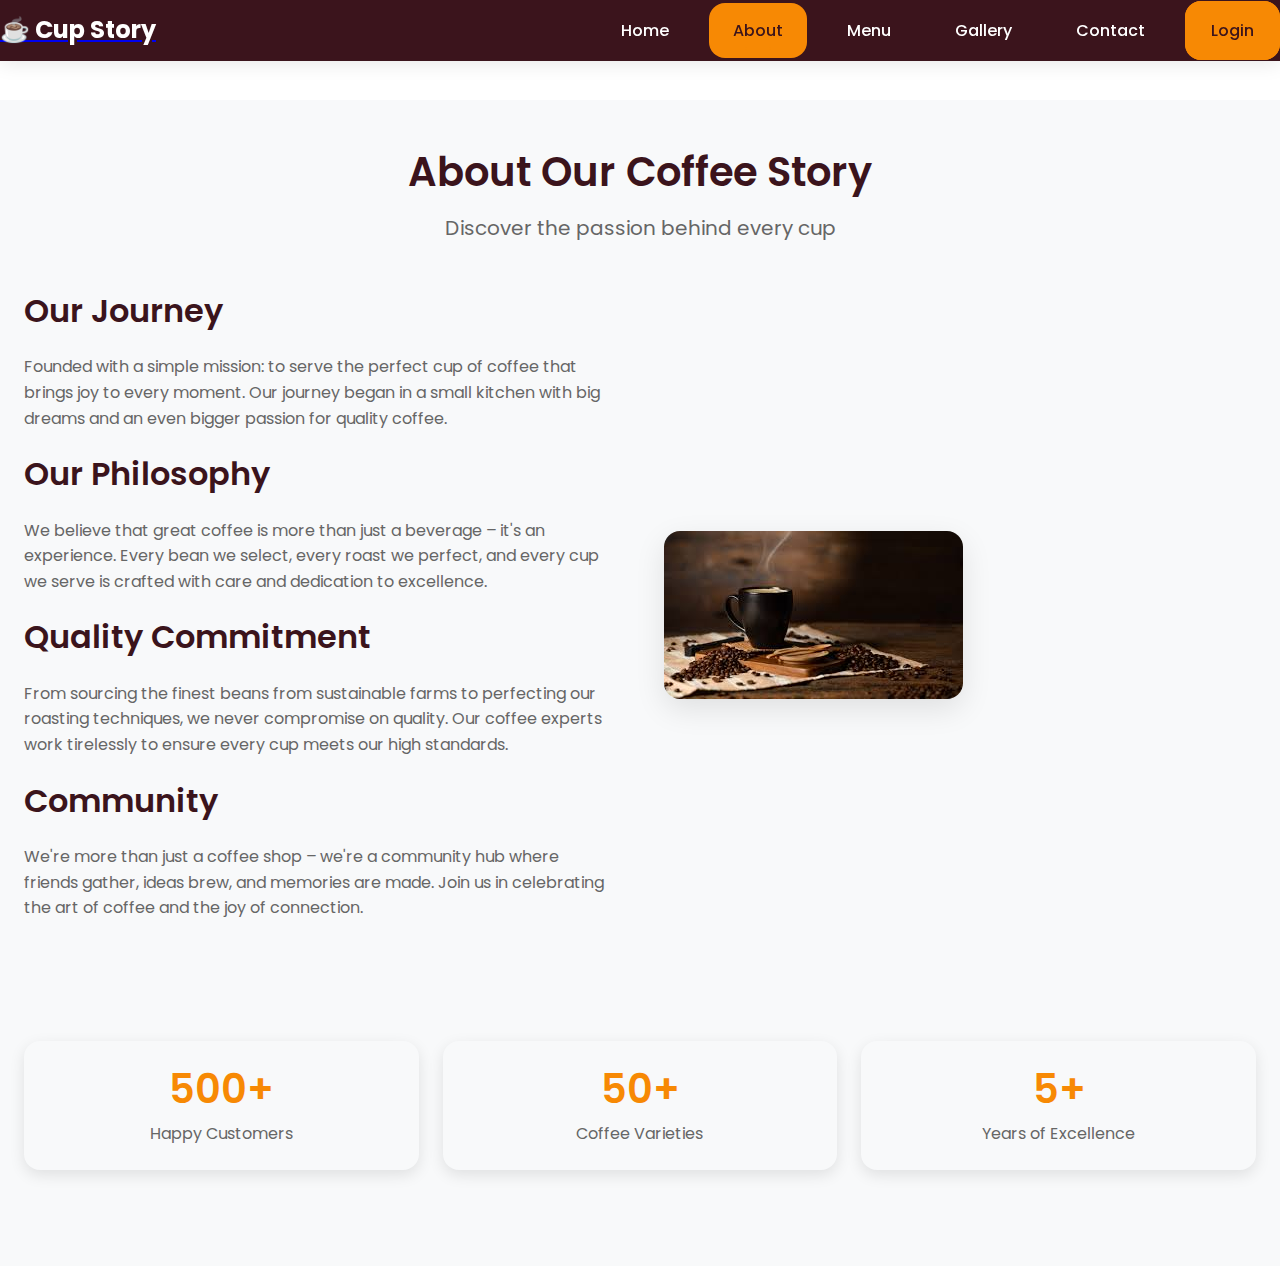
<file: Project 300/Project 300/about.html>
<!DOCTYPE html>
<html lang="en">
<head>
    <meta charset="UTF-8">
    <meta name="viewport" content="width=device-width, initial-scale=1.0">
    <title>About Us - ☕ Cup Story</title>
    <link rel="stylesheet" href="https://cdnjs.cloudflare.com/ajax/libs/font-awesome/6.5.0/css/all.min.css">
    <link rel="stylesheet" href="style.css">
</head>
<body>
    <!--header/navbar-->
    <header>
        <nav class="navbar section-content">
            <a href="index.html" class="nav-logo">
                <h2 class="logo-text">☕ Cup Story</h2>
            </a>
            
            <ul class="nav-menu">
                <li class="nav-item"><a href="index.html" class="nav-link">Home</a></li>
                <li class="nav-item"><a href="about.html" class="nav-link active">About</a></li>
                <li class="nav-item"><a href="menu.html" class="nav-link">Menu</a></li>
                <li class="nav-item"><a href="gallery.html" class="nav-link">Gallery</a></li>
                <li class="nav-item"><a href="contact.html" class="nav-link">Contact</a></li>
                <li class="nav-item"><a href="login.html" class="nav-link login-btn">Login</a></li>
            </ul>

            <button id="menu-open-button" class="fas fa-bars"></button>
            <button id="menu-close-button" class="fas fa-times"></button>
        </nav>
    </header> 
    
    <main>
        <section class="about-section">
            <div class="section-content">
                <div class="about-header">
                    <h1 class="page-title">About Our Coffee Story</h1>
                    <p class="page-subtitle">Discover the passion behind every cup</p>
                </div>
                
                <div class="about-content">
                    <div class="about-text">
                        <h2>Our Journey</h2>
                        <p>Founded with a simple mission: to serve the perfect cup of coffee that brings joy to every moment. Our journey began in a small kitchen with big dreams and an even bigger passion for quality coffee.</p>
                        
                        <h2>Our Philosophy</h2>
                        <p>We believe that great coffee is more than just a beverage – it's an experience. Every bean we select, every roast we perfect, and every cup we serve is crafted with care and dedication to excellence.</p>
                        
                        <h2>Quality Commitment</h2>
                        <p>From sourcing the finest beans from sustainable farms to perfecting our roasting techniques, we never compromise on quality. Our coffee experts work tirelessly to ensure every cup meets our high standards.</p>
                        
                        <h2>Community</h2>
                        <p>We're more than just a coffee shop – we're a community hub where friends gather, ideas brew, and memories are made. Join us in celebrating the art of coffee and the joy of connection.</p>
                    </div>
                    
                    <div class="about-image">
                        <img src="coffee again.jpeg" alt="Coffee beans and cups" class="about-img">
                    </div>
                </div>
                
                <div class="stats-section">
                    <div class="stat-item">
                        <h3>500+</h3>
                        <p>Happy Customers</p>
                    </div>
                    <div class="stat-item">
                        <h3>50+</h3>
                        <p>Coffee Varieties</p>
                    </div>
                    <div class="stat-item">
                        <h3>5+</h3>
                        <p>Years of Excellence</p>
                    </div>
                </div>
            </div>
        </section>
    </main>
    
    <script src="script.js"></script>
</body>
</html>
</file>
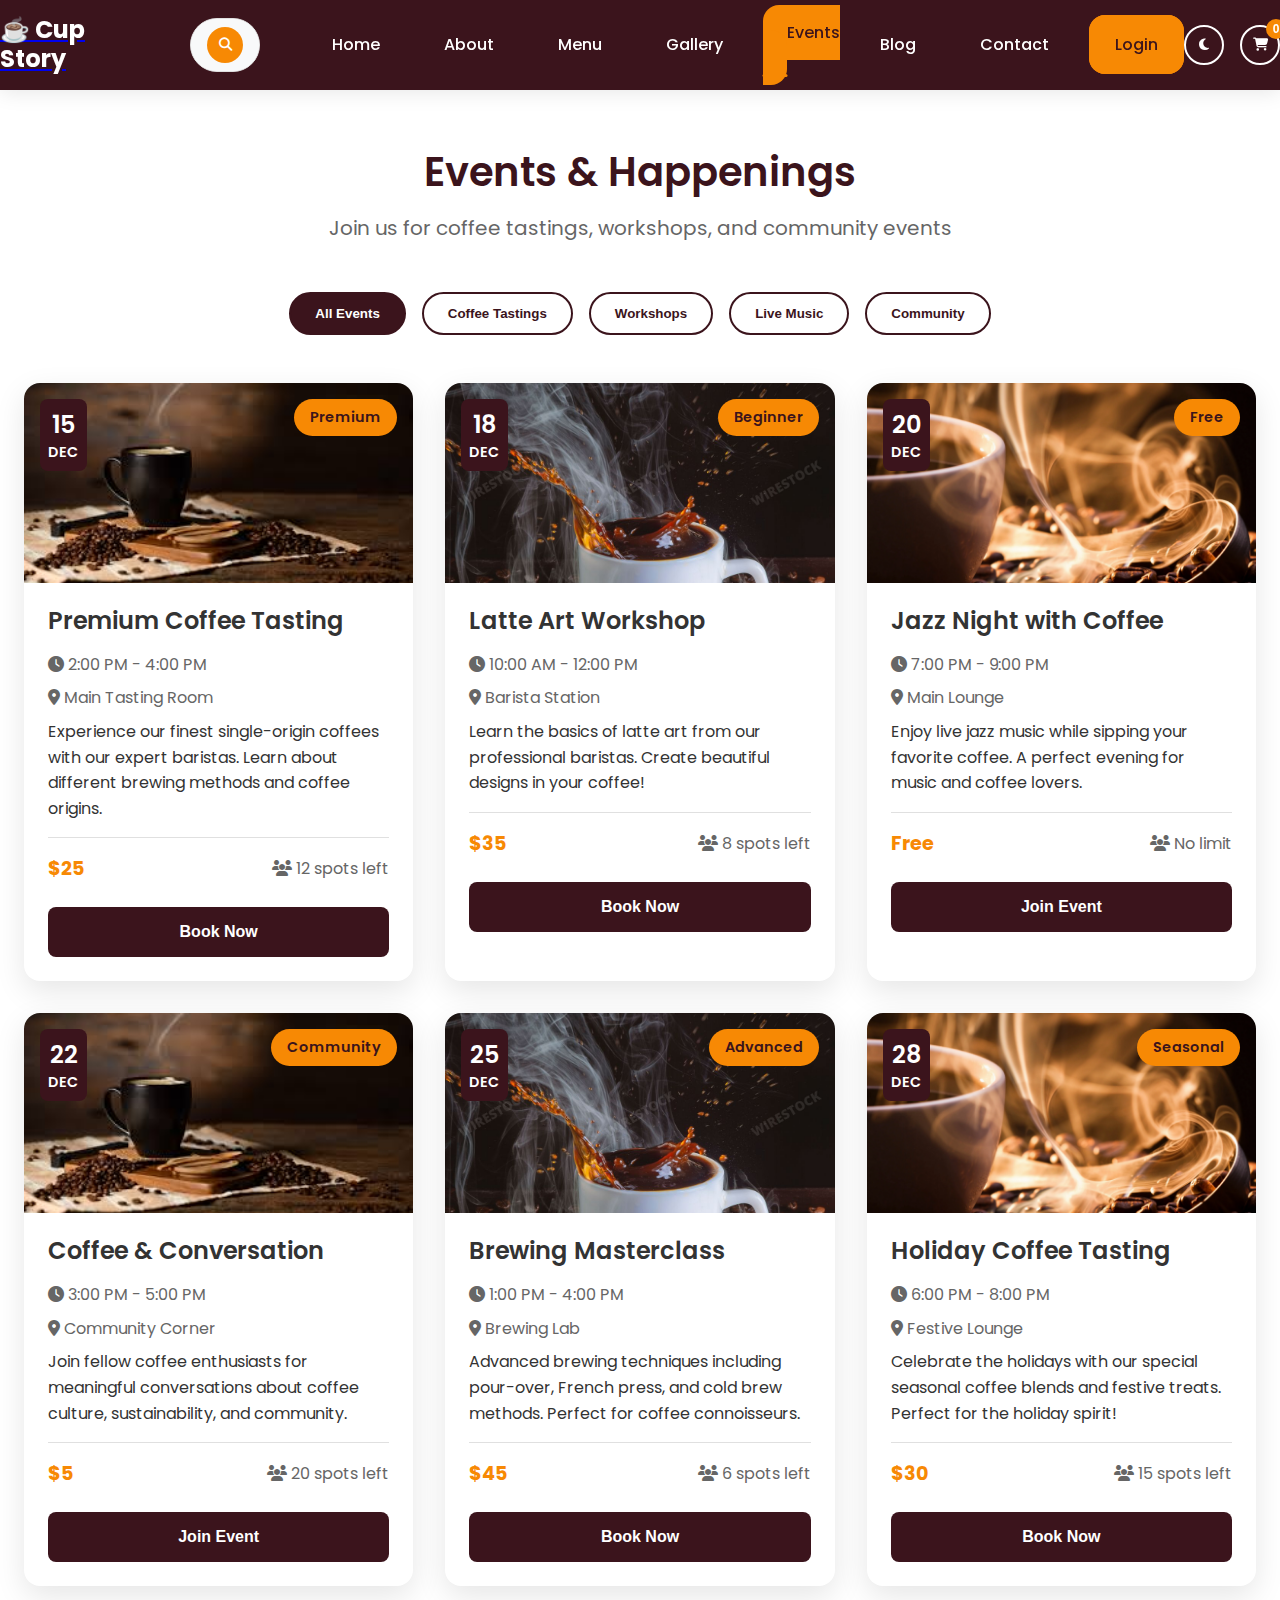
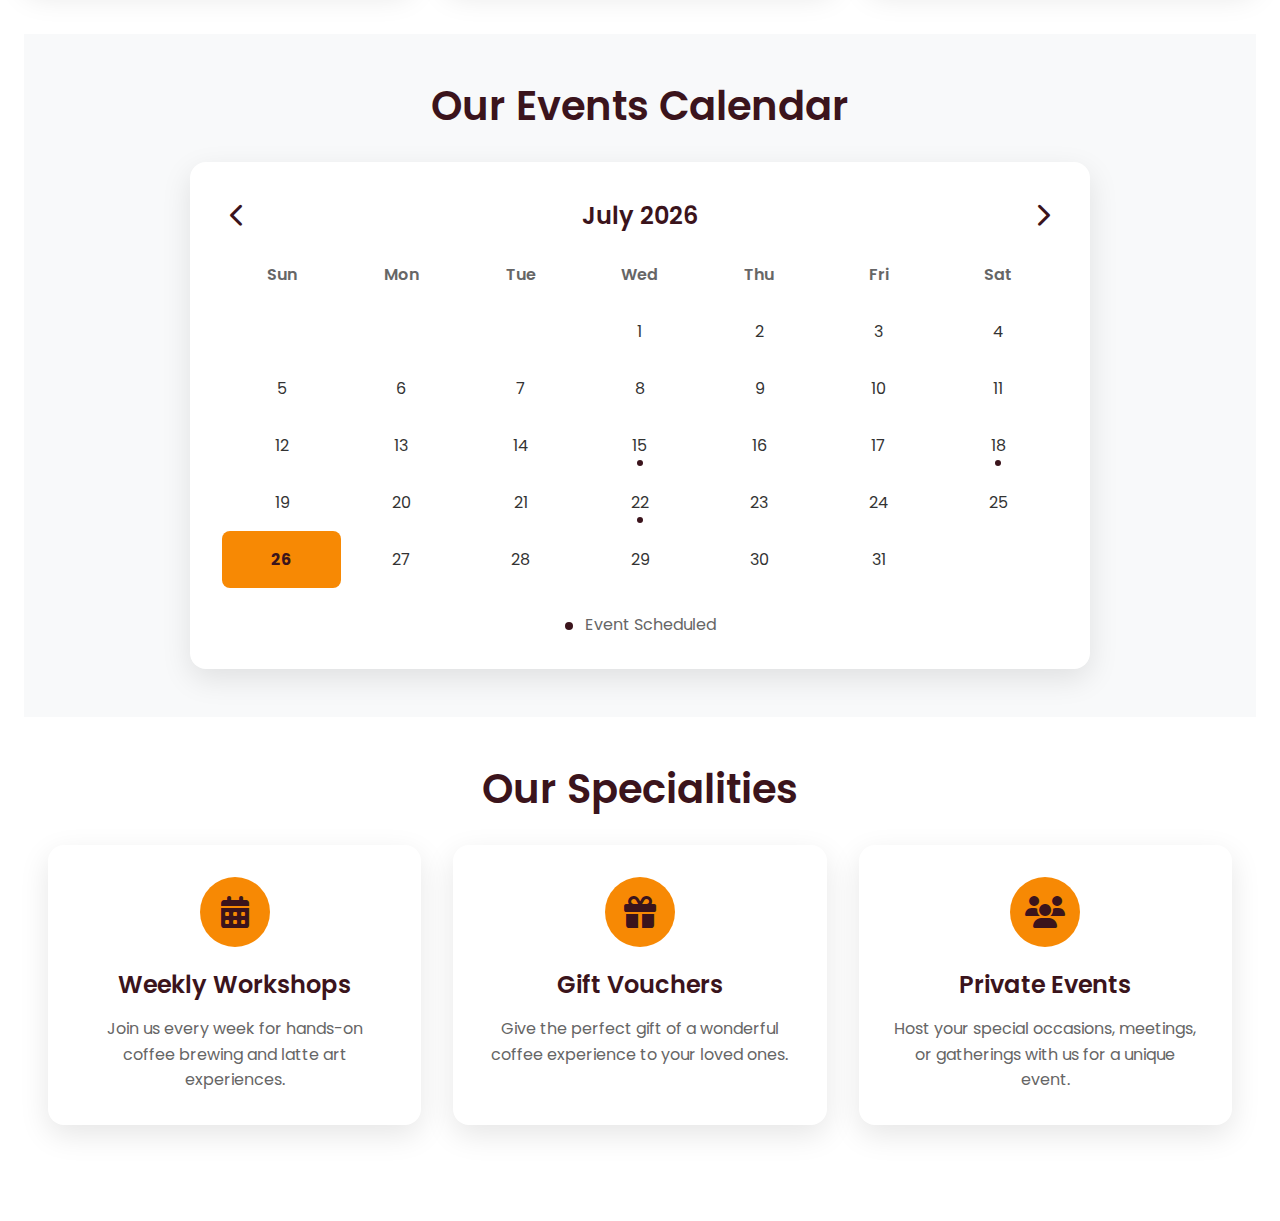
<file: Project 300/Project 300/events.html>
<!DOCTYPE html>
<html lang="en" data-theme="light">
<head>
    <meta charset="UTF-8">
    <meta name="viewport" content="width=device-width, initial-scale=1.0">
    <title>Events & Calendar - Cup Story</title>
    <link rel="stylesheet" href="https://cdnjs.cloudflare.com/ajax/libs/font-awesome/6.5.0/css/all.min.css">
    <link rel="stylesheet" href="style.css">
</head>
<body>
    <!--header/navbar-->
    <header>
        <nav class="navbar section-content">
            <a href="index.html" class="nav-logo">
                                 <h2 class="logo-text">☕ Cup Story</h2>
            </a>
            
            <div class="nav-center">
                <div class="search-container">
                    <input type="text" placeholder="Search menu items..." class="search-input">
                    <button class="search-btn"><i class="fas fa-search"></i></button>
                </div>
            </div>
            
            <ul class="nav-menu">
                <li class="nav-item"><a href="index.html" class="nav-link">Home</a></li>
                <li class="nav-item"><a href="about.html" class="nav-link">About</a></li>
                <li class="nav-item"><a href="menu.html" class="nav-link">Menu</a></li>
                <li class="nav-item"><a href="gallery.html" class="nav-link">Gallery</a></li>
                <li class="nav-item"><a href="events.html" class="nav-link active">Events</a></li>
                <li class="nav-item"><a href="blog.html" class="nav-link">Blog</a></li>
                <li class="nav-item"><a href="contact.html" class="nav-link">Contact</a></li>
                <li class="nav-item"><a href="login.html" class="nav-link login-btn">Login</a></li>
            </ul>

            <div class="nav-right">
                <button class="theme-toggle" id="themeToggle">
                    <i class="fas fa-moon"></i>
                </button>
                <button class="cart-btn" id="cartBtn">
                    <i class="fas fa-shopping-cart"></i>
                    <span class="cart-count">0</span>
                </button>
                <button id="menu-open-button" class="fas fa-bars"></button>
                <button id="menu-close-button" class="fas fa-times"></button>
            </div>
        </nav>
    </header> 
    
    <main>
        <section class="events-section">
            <div class="section-content">
                <div class="events-header">
                    <h1 class="page-title">Events & Happenings</h1>
                    <p class="page-subtitle">Join us for coffee tastings, workshops, and community events</p>
                </div>
                
                <div class="events-filter">
                    <button class="filter-btn active" data-filter="all">All Events</button>
                    <button class="filter-btn" data-filter="tasting">Coffee Tastings</button>
                    <button class="filter-btn" data-filter="workshop">Workshops</button>
                    <button class="filter-btn" data-filter="live">Live Music</button>
                    <button class="filter-btn" data-filter="community">Community</button>
                </div>
                
                <div class="events-grid filterable-grid">
                    <div class="event-card" data-category="tasting">
                        <div class="event-image">
                            <img src="coffee again.jpeg" alt="Coffee Tasting Event">
                            <div class="event-date">
                                <span class="day">15</span>
                                <span class="month">Dec</span>
                            </div>
                            <div class="event-badge">Premium</div>
                        </div>
                        <div class="event-content">
                            <h3>Premium Coffee Tasting</h3>
                            <p class="event-time"><i class="fas fa-clock"></i> 2:00 PM - 4:00 PM</p>
                            <p class="event-location"><i class="fas fa-map-marker-alt"></i> Main Tasting Room</p>
                            <p class="event-description">Experience our finest single-origin coffees with our expert baristas. Learn about different brewing methods and coffee origins.</p>
                            <div class="event-details">
                                <span class="event-price">$25</span>
                                <span class="event-capacity"><i class="fas fa-users"></i> 12 spots left</span>
                            </div>
                            <button class="book-event-btn">Book Now</button>
                        </div>
                    </div>
                    
                    <div class="event-card" data-category="workshop">
                        <div class="event-image">
                            <img src="coffee cup3.jpeg" alt="Latte Art Workshop">
                            <div class="event-date">
                                <span class="day">18</span>
                                <span class="month">Dec</span>
                            </div>
                            <div class="event-badge">Beginner</div>
                        </div>
                        <div class="event-content">
                            <h3>Latte Art Workshop</h3>
                            <p class="event-time"><i class="fas fa-clock"></i> 10:00 AM - 12:00 PM</p>
                            <p class="event-location"><i class="fas fa-map-marker-alt"></i> Barista Station</p>
                            <p class="event-description">Learn the basics of latte art from our professional baristas. Create beautiful designs in your coffee!</p>
                            <div class="event-details">
                                <span class="event-price">$35</span>
                                <span class="event-capacity"><i class="fas fa-users"></i> 8 spots left</span>
                            </div>
                            <button class="book-event-btn">Book Now</button>
                        </div>
                    </div>
                    
                    <div class="event-card" data-category="live">
                        <div class="event-image">
                            <img src="coffee-cup.webp" alt="Jazz Night">
                            <div class="event-date">
                                <span class="day">20</span>
                                <span class="month">Dec</span>
                            </div>
                            <div class="event-badge">Free</div>
                        </div>
                        <div class="event-content">
                            <h3>Jazz Night with Coffee</h3>
                            <p class="event-time"><i class="fas fa-clock"></i> 7:00 PM - 9:00 PM</p>
                            <p class="event-location"><i class="fas fa-map-marker-alt"></i> Main Lounge</p>
                            <p class="event-description">Enjoy live jazz music while sipping your favorite coffee. A perfect evening for music and coffee lovers.</p>
                            <div class="event-details">
                                <span class="event-price">Free</span>
                                <span class="event-capacity"><i class="fas fa-users"></i> No limit</span>
                            </div>
                            <button class="book-event-btn">Join Event</button>
                        </div>
                    </div>
                    
                    <div class="event-card" data-category="community">
                        <div class="event-image">
                            <img src="coffee again.jpeg" alt="Coffee & Conversation">
                            <div class="event-date">
                                <span class="day">22</span>
                                <span class="month">Dec</span>
                            </div>
                            <div class="event-badge">Community</div>
                        </div>
                        <div class="event-content">
                            <h3>Coffee & Conversation</h3>
                            <p class="event-time"><i class="fas fa-clock"></i> 3:00 PM - 5:00 PM</p>
                            <p class="event-location"><i class="fas fa-map-marker-alt"></i> Community Corner</p>
                            <p class="event-description">Join fellow coffee enthusiasts for meaningful conversations about coffee culture, sustainability, and community.</p>
                            <div class="event-details">
                                <span class="event-price">$5</span>
                                <span class="event-capacity"><i class="fas fa-users"></i> 20 spots left</span>
                            </div>
                            <button class="book-event-btn">Join Event</button>
                        </div>
                    </div>
                    
                    <div class="event-card" data-category="workshop">
                        <div class="event-image">
                            <img src="coffee cup3.jpeg" alt="Brewing Masterclass">
                            <div class="event-date">
                                <span class="day">25</span>
                                <span class="month">Dec</span>
                            </div>
                            <div class="event-badge">Advanced</div>
                        </div>
                        <div class="event-content">
                            <h3>Brewing Masterclass</h3>
                            <p class="event-time"><i class="fas fa-clock"></i> 1:00 PM - 4:00 PM</p>
                            <p class="event-location"><i class="fas fa-map-marker-alt"></i> Brewing Lab</p>
                            <p class="event-description">Advanced brewing techniques including pour-over, French press, and cold brew methods. Perfect for coffee connoisseurs.</p>
                            <div class="event-details">
                                <span class="event-price">$45</span>
                                <span class="event-capacity"><i class="fas fa-users"></i> 6 spots left</span>
                            </div>
                            <button class="book-event-btn">Book Now</button>
                        </div>
                    </div>
                    
                    <div class="event-card" data-category="tasting">
                        <div class="event-image">
                            <img src="coffee-cup.webp" alt="Seasonal Tasting">
                            <div class="event-date">
                                <span class="day">28</span>
                                <span class="month">Dec</span>
                            </div>
                            <div class="event-badge">Seasonal</div>
                        </div>
                        <div class="event-content">
                            <h3>Holiday Coffee Tasting</h3>
                            <p class="event-time"><i class="fas fa-clock"></i> 6:00 PM - 8:00 PM</p>
                            <p class="event-location"><i class="fas fa-map-marker-alt"></i> Festive Lounge</p>
                            <p class="event-description">Celebrate the holidays with our special seasonal coffee blends and festive treats. Perfect for the holiday spirit!</p>
                            <div class="event-details">
                                <span class="event-price">$30</span>
                                <span class="event-capacity"><i class="fas fa-users"></i> 15 spots left</span>
                            </div>
                            <button class="book-event-btn">Book Now</button>
                        </div>
                    </div>
                </div>
                
                <section class="calendar-section">
    <div class="section-content">
        <h2 class="section-title">Our Events Calendar</h2>
        <div class="calendar-container">
            <div class="calendar-header">
                <button class="calendar-nav" id="prevMonth" aria-label="Previous Month"><i class="fas fa-chevron-left"></i></button>
                <h3 id="currentMonth">August 2025</h3>
                <button class="calendar-nav" id="nextMonth" aria-label="Next Month"><i class="fas fa-chevron-right"></i></button>
            </div>
            <div class="calendar-weekdays">
                <div>Sun</div>
                <div>Mon</div>
                <div>Tue</div>
                <div>Wed</div>
                <div>Thu</div>
                <div>Fri</div>
                <div>Sat</div>
            </div>
            <div class="calendar-days" id="calendarGrid">
                </div>
            <div class="calendar-legend">
                <div class="legend-item">
                    <span class="legend-dot"></span> Event Scheduled
                </div>
            </div>
        </div>
    </div>
</section>
                
                <section class="highlights-section">
    <div class="section-content">
        <h2 class="section-title">Our Specialities</h2>
        <div class="highlights-grid">
            <div class="highlight-card">
                <div class="highlight-icon">
                    <i class="fas fa-calendar-alt"></i>
                </div>
                <h3>Weekly Workshops</h3>
                <p>Join us every week for hands-on coffee brewing and latte art experiences.</p>
            </div>
            <div class="highlight-card">
                <div class="highlight-icon">
                    <i class="fas fa-gift"></i>
                </div>
                <h3>Gift Vouchers</h3>
                <p>Give the perfect gift of a wonderful coffee experience to your loved ones.</p>
            </div>
            <div class="highlight-card">
                <div class="highlight-icon">
                    <i class="fas fa-users"></i>
                </div>
                <h3>Private Events</h3>
                <p>Host your special occasions, meetings, or gatherings with us for a unique event.</p>
            </div>
        </div>
    </div>
</section>
            </div>
        </section>
    </main>
    
    <script src="script.js"></script>
</body>
</html>
</file>
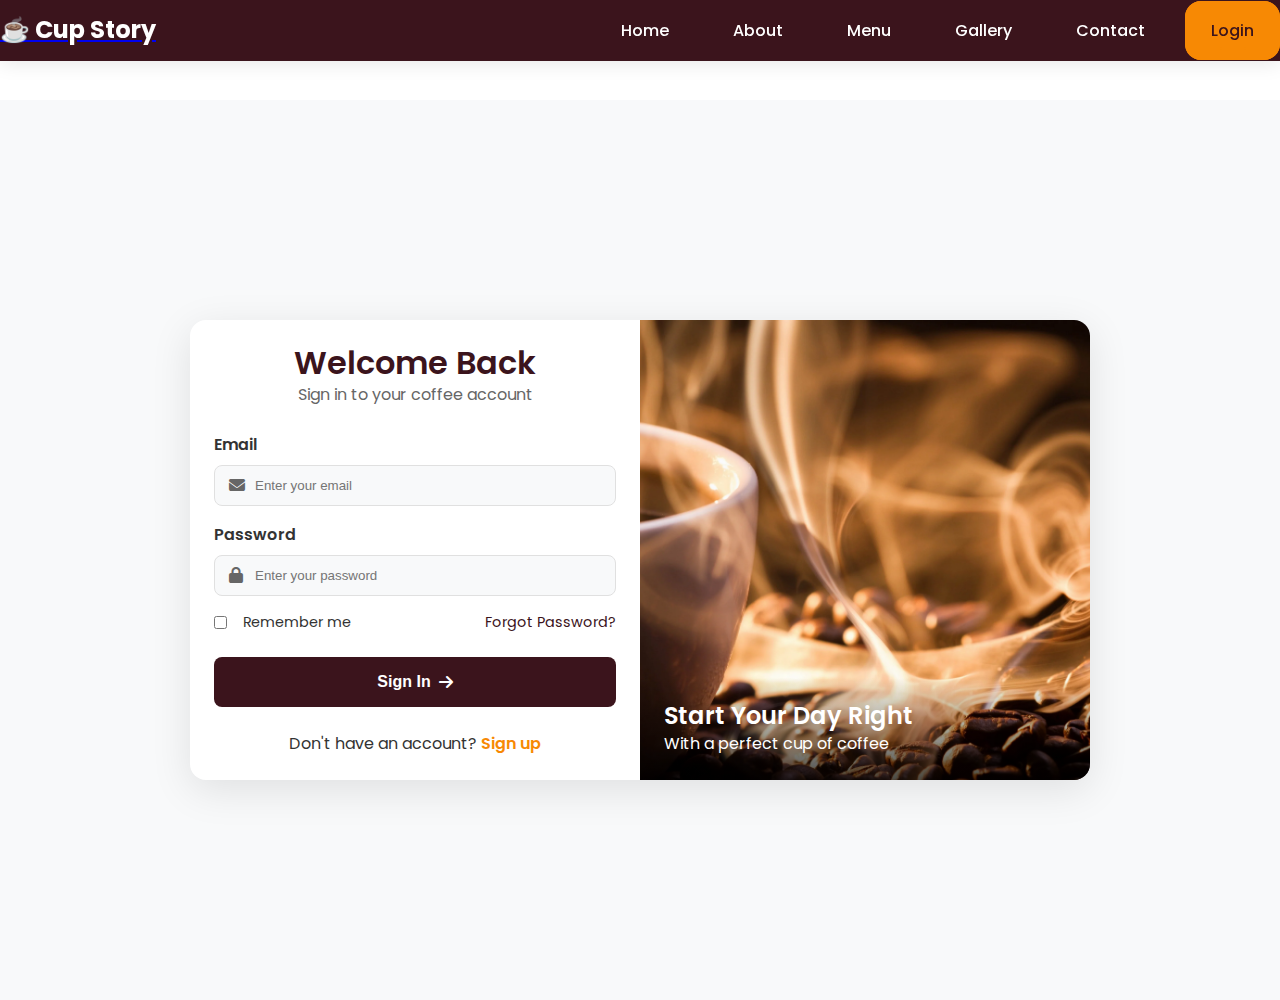
<file: Project 300/Project 300/login.html>
<!DOCTYPE html>
<html lang="en">
<head>
    <meta charset="UTF-8">
    <meta name="viewport" content="width=device-width, initial-scale=1.0">
    <title>Login - ☕ Cup Story</title>
    <link rel="stylesheet" href="https://cdnjs.cloudflare.com/ajax/libs/font-awesome/6.5.0/css/all.min.css">
    <link rel="stylesheet" href="style.css">
</head>
<body>
    <!--header/navbar-->
    <header>
        <nav class="navbar section-content">
            <a href="index.html" class="nav-logo">
                <h2 class="logo-text">☕ Cup Story</h2>
            </a>
            
            <ul class="nav-menu">
                <li class="nav-item"><a href="index.html" class="nav-link">Home</a></li>
                <li class="nav-item"><a href="about.html" class="nav-link">About</a></li>
                <li class="nav-item"><a href="menu.html" class="nav-link">Menu</a></li>
                <li class="nav-item"><a href="gallery.html" class="nav-link">Gallery</a></li>
                <li class="nav-item"><a href="contact.html" class="nav-link">Contact</a></li>
                <li class="nav-item"><a href="login.html" class="nav-link login-btn active">Login</a></li>
            </ul>

            <button id="menu-open-button" class="fas fa-bars"></button>
            <button id="menu-close-button" class="fas fa-times"></button>
        </nav>
    </header> 
    
    <main>
        <section class="login-section">
            <div class="section-content">
                <div class="login-container">
                    <div class="login-form">
                        <div class="form-header">
                            <h1>Welcome Back</h1>
                            <p>Sign in to your coffee account</p>
                        </div>
                        
                        <form id="loginForm">
                            <div class="form-group">
                                <label for="email">Email</label>
                                <div class="input-wrapper">
                                    <i class="fas fa-envelope"></i>
                                    <input type="email" id="email" name="email" placeholder="Enter your email" required>
                                </div>
                            </div>
                            
                            <div class="form-group">
                                <label for="password">Password</label>
                                <div class="input-wrapper">
                                    <i class="fas fa-lock"></i>
                                    <input type="password" id="password" name="password" placeholder="Enter your password" required>
                                </div>
                            </div>
                            
                            <div class="form-options">
                                <label class="checkbox-wrapper">
                                    <input type="checkbox" id="remember" name="remember">
                                    <span class="checkmark"></span>
                                    Remember me
                                </label>
                                <a href="#" class="forgot-password">Forgot Password?</a>
                            </div>
                            
                            <button type="submit" class="login-button">
                                <span>Sign In</span>
                                <i class="fas fa-arrow-right"></i>
                            </button>
                        </form>
                        
                        <div class="form-footer">
                            <p>Don't have an account? <a href="#" class="signup-link">Sign up</a></p>
                        </div>
                    </div>
                    
                    <div class="login-image">
                        <img src="coffee-cup.webp" alt="Coffee cup" class="login-img">
                        <div class="image-overlay">
                            <h3>Start Your Day Right</h3>
                            <p>With a perfect cup of coffee</p>
                        </div>
                    </div>
                </div>
            </div>
        </section>
    </main>
    
    <script src="script.js"></script>
</body>
</html>
</file>
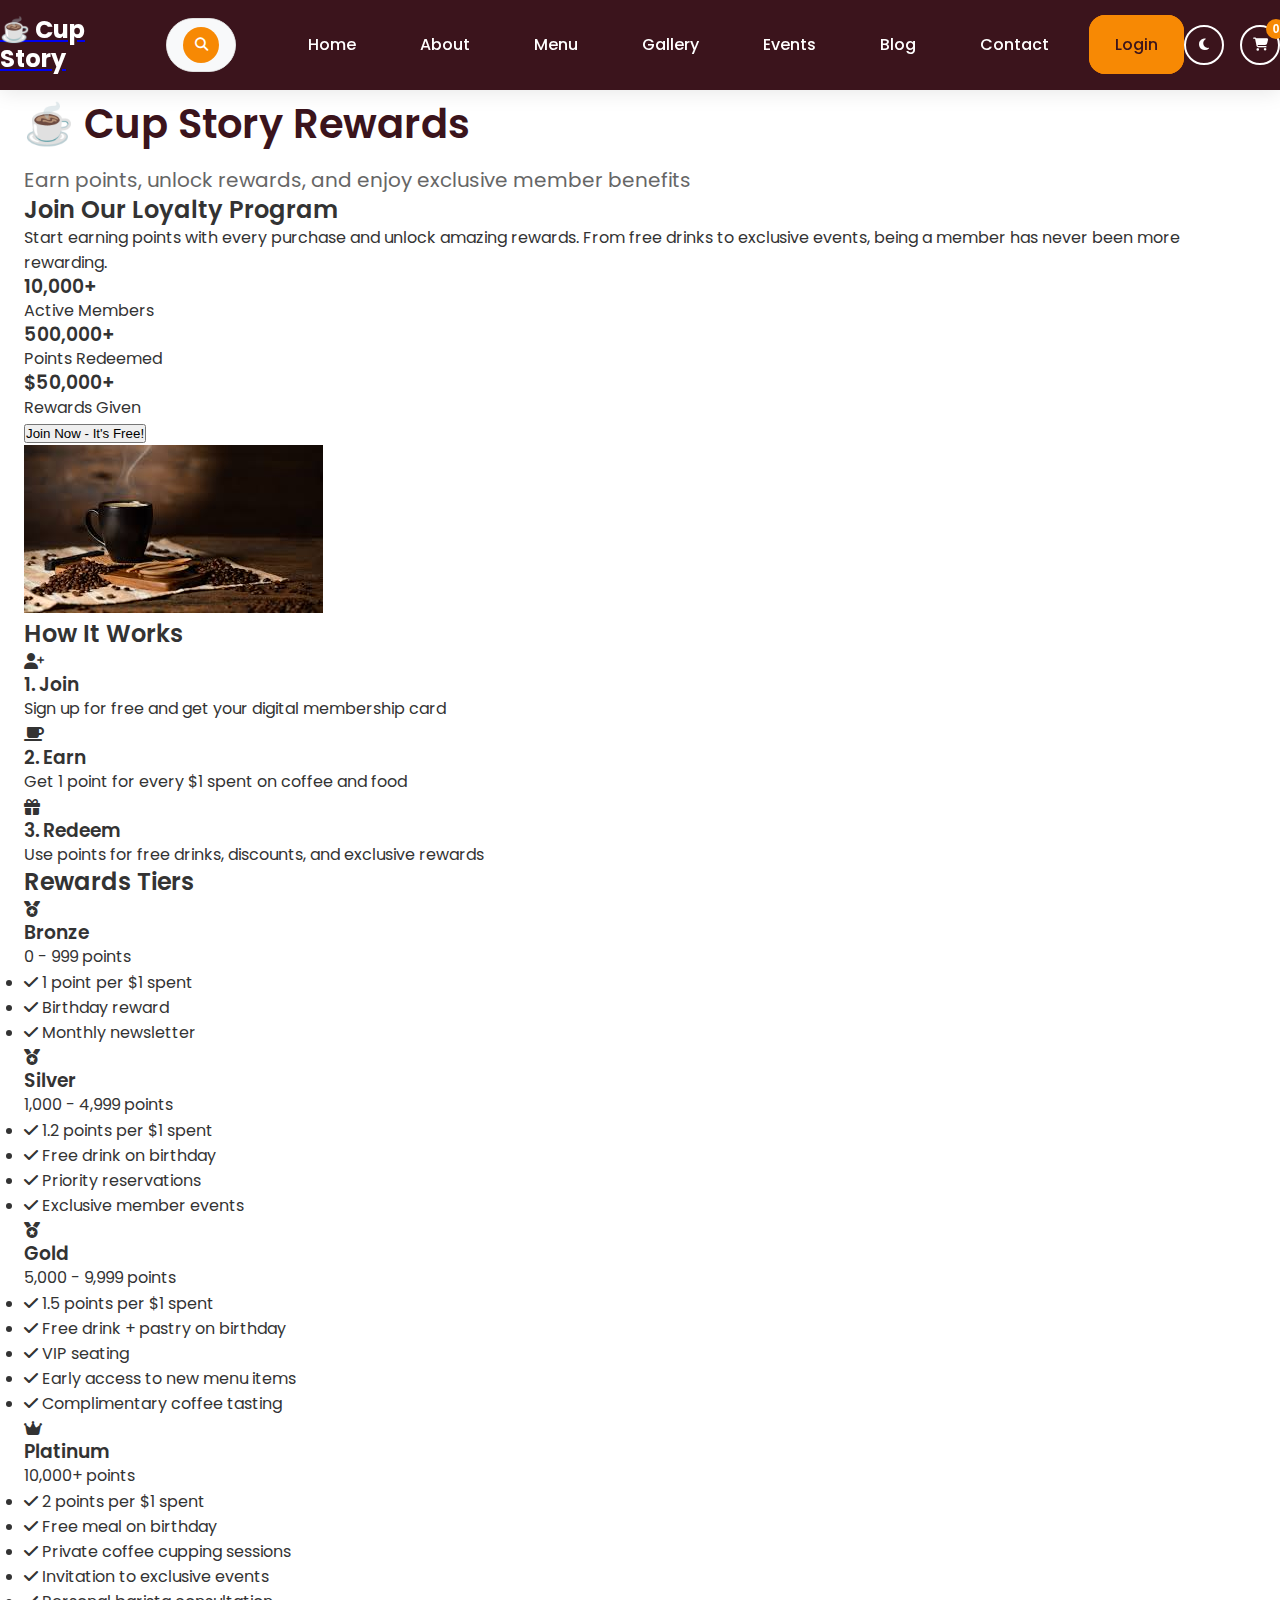
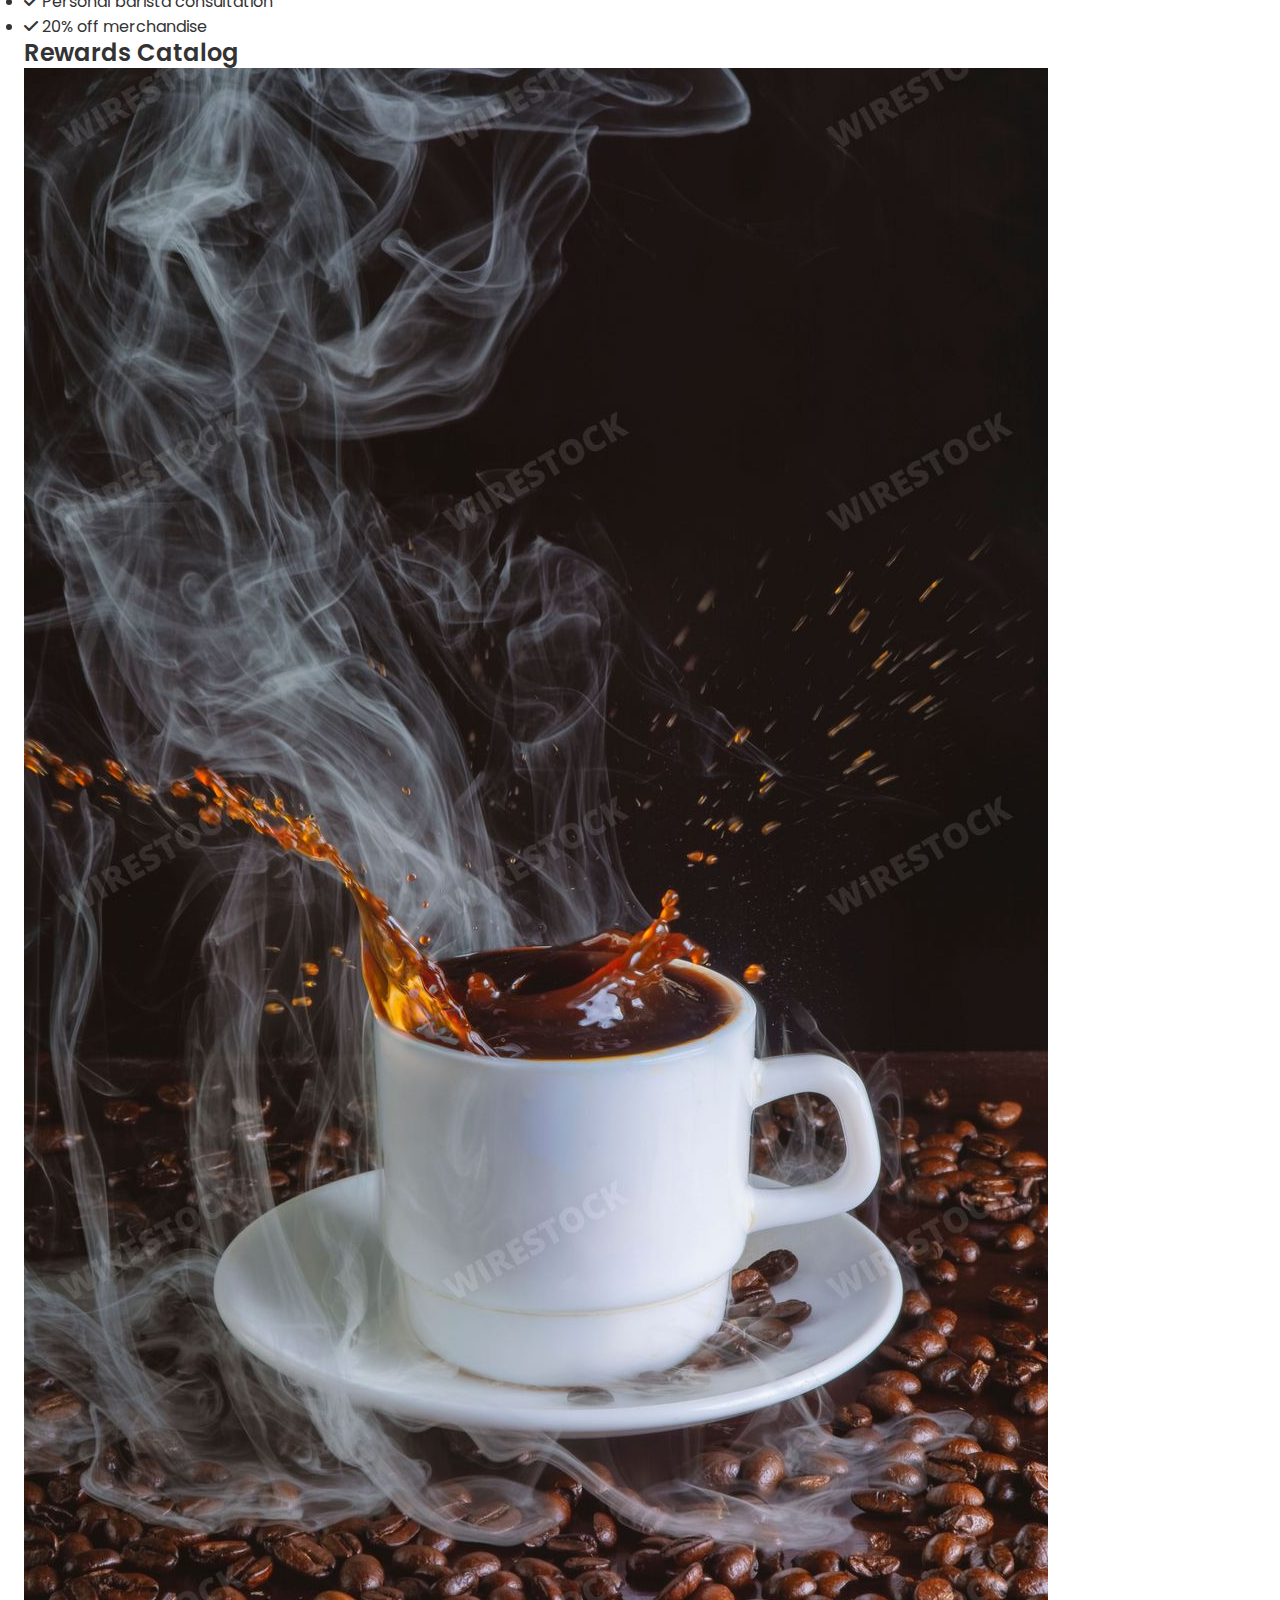
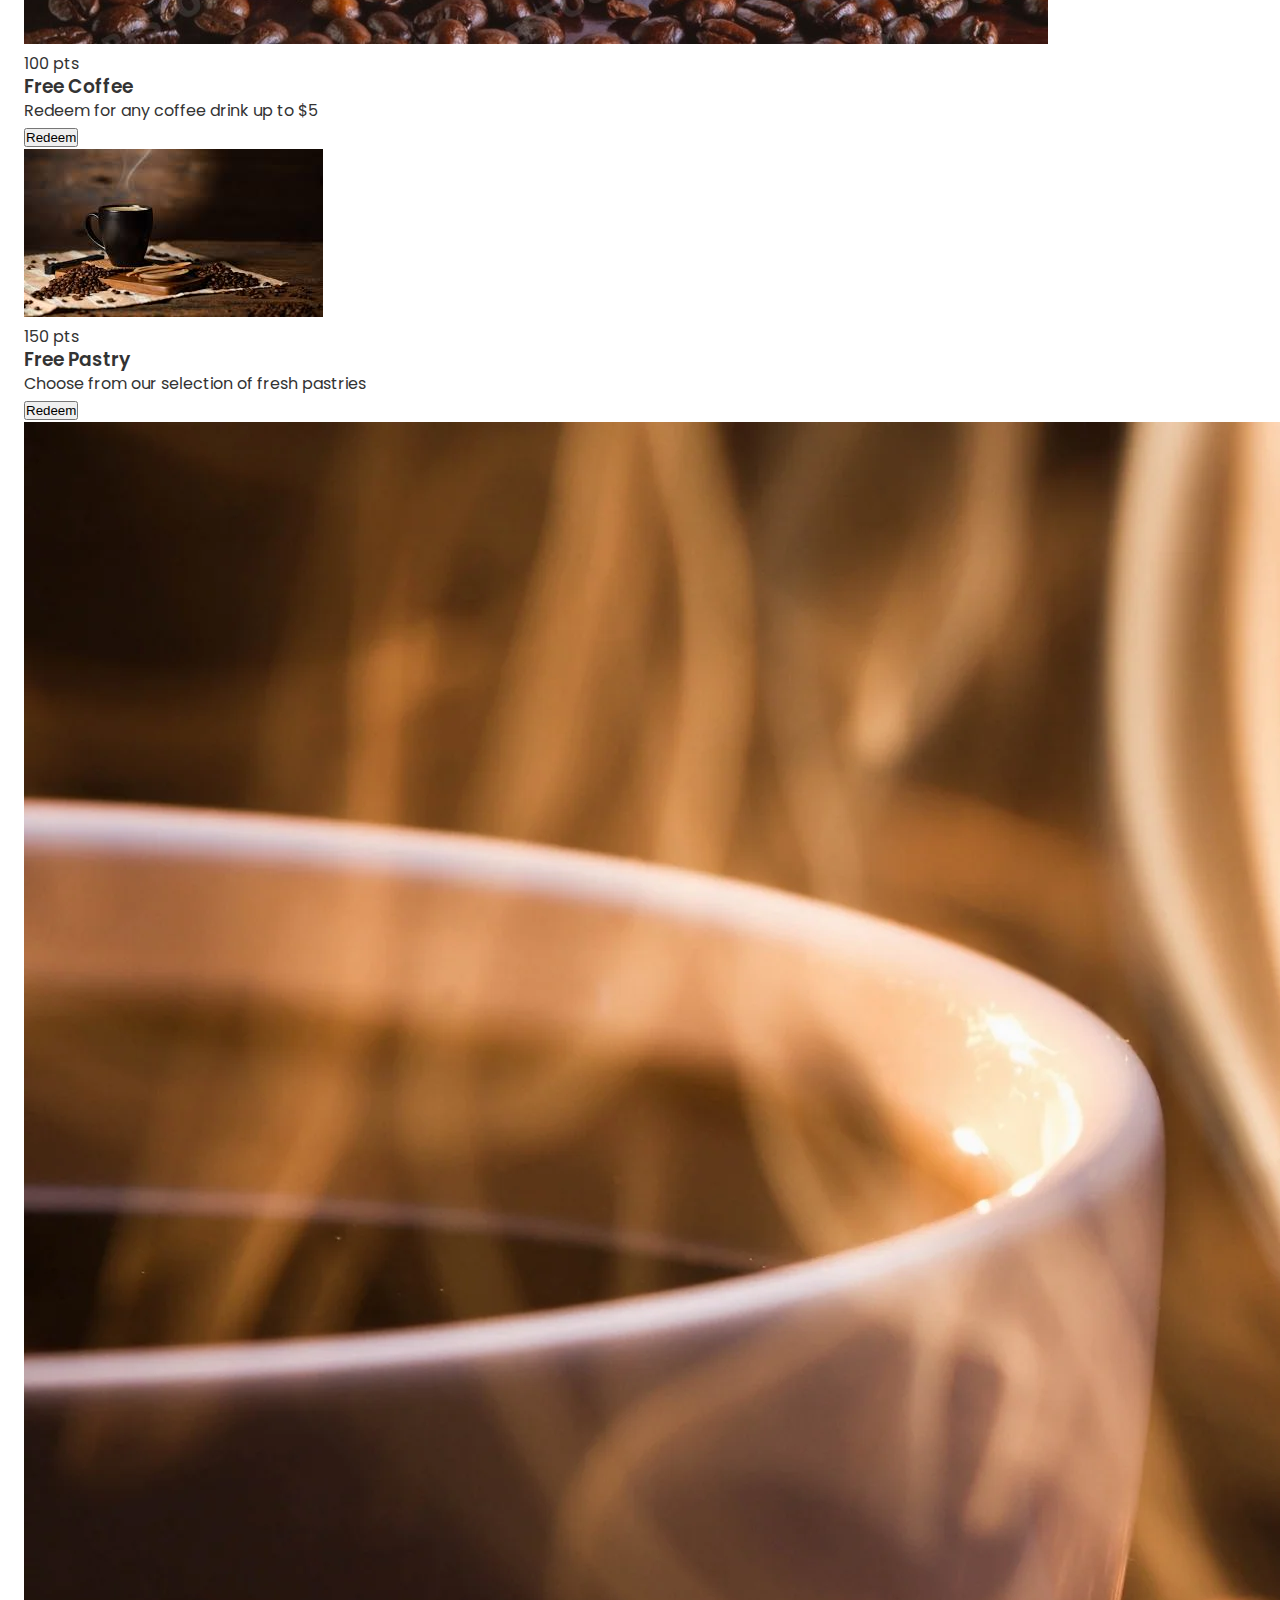
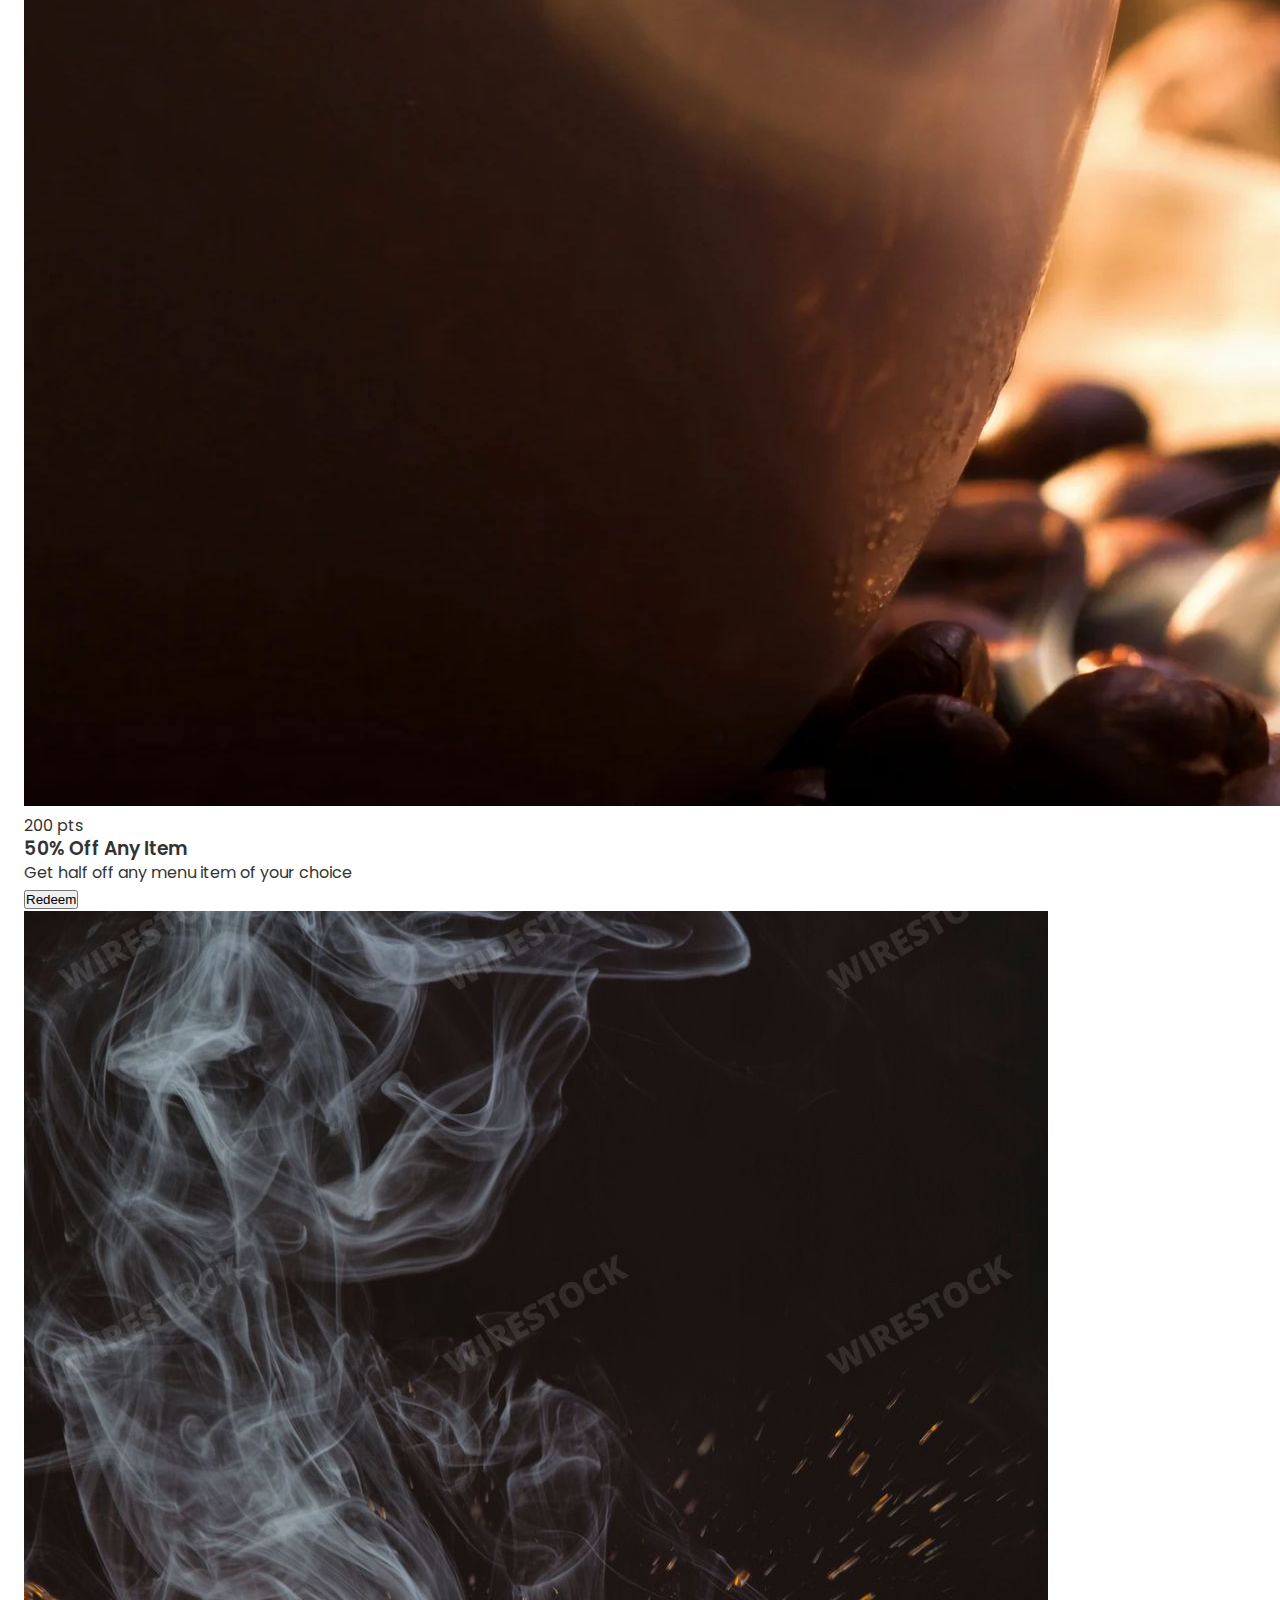
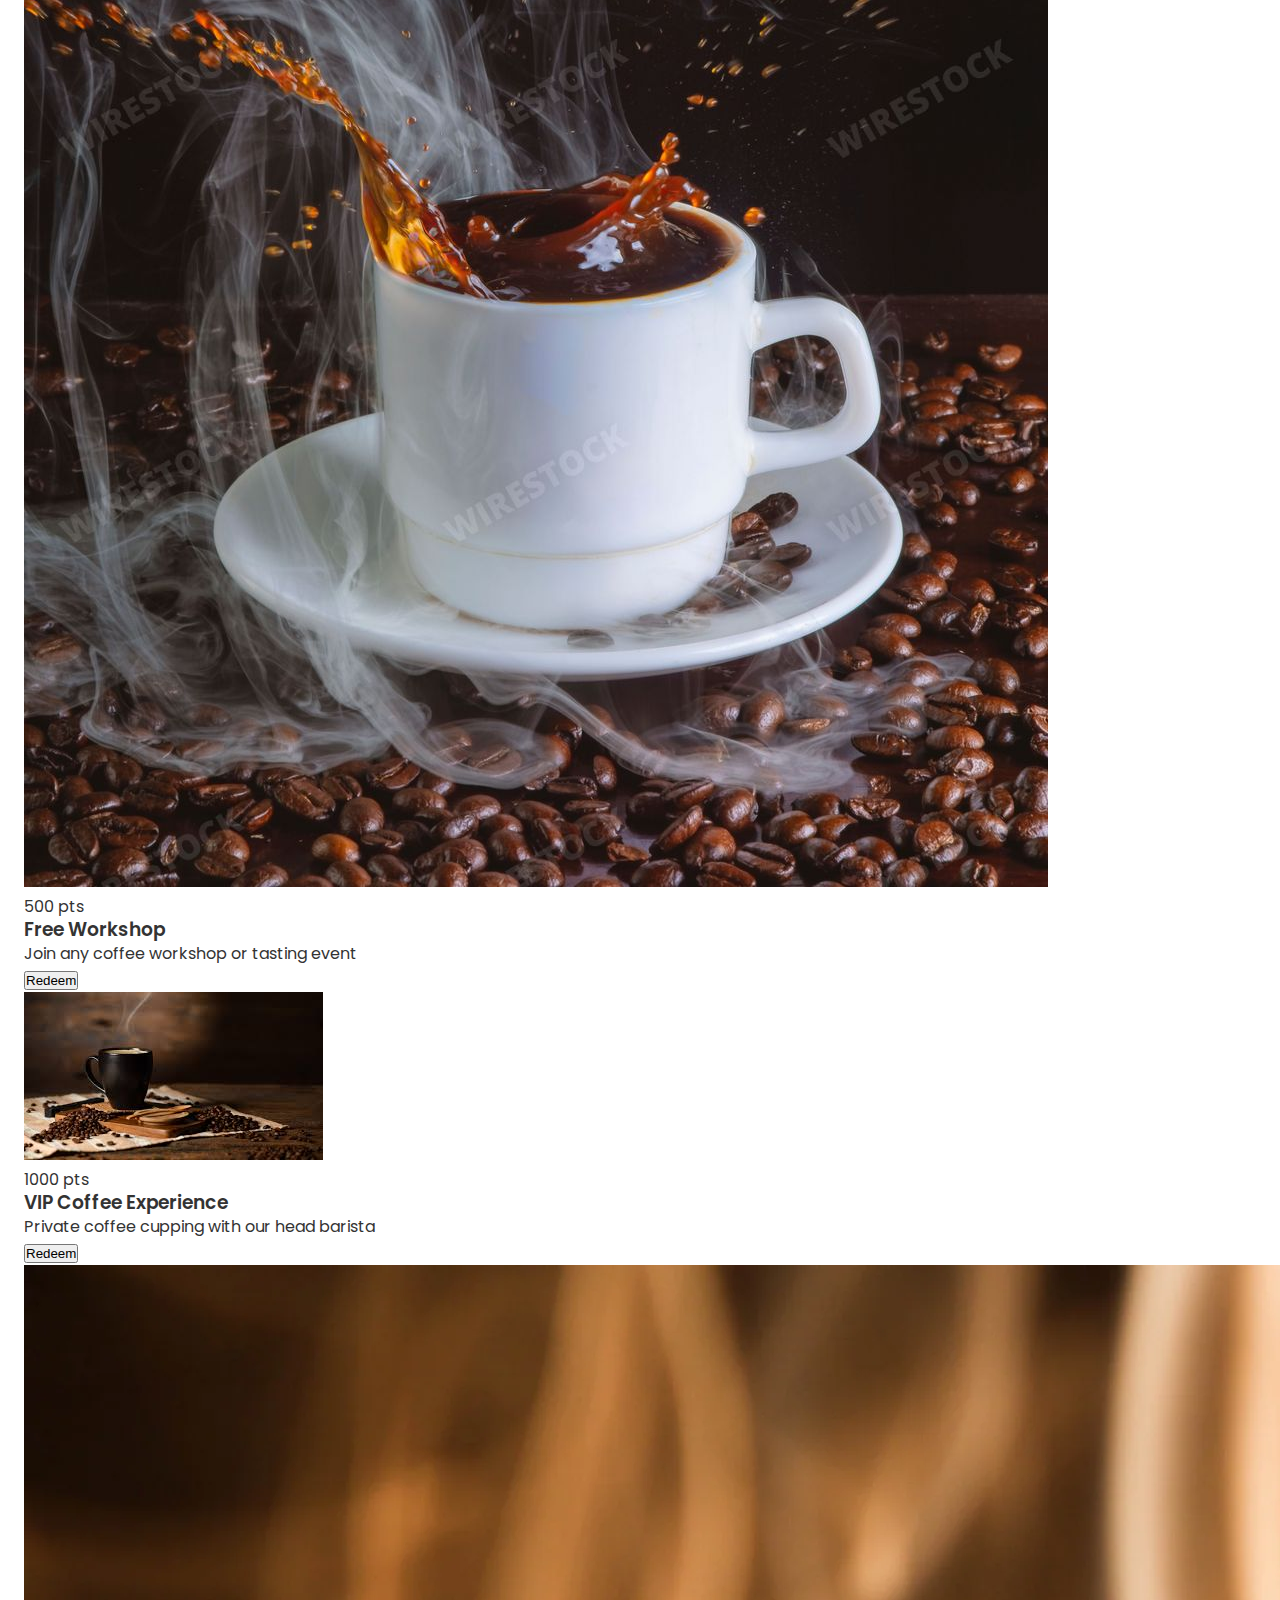
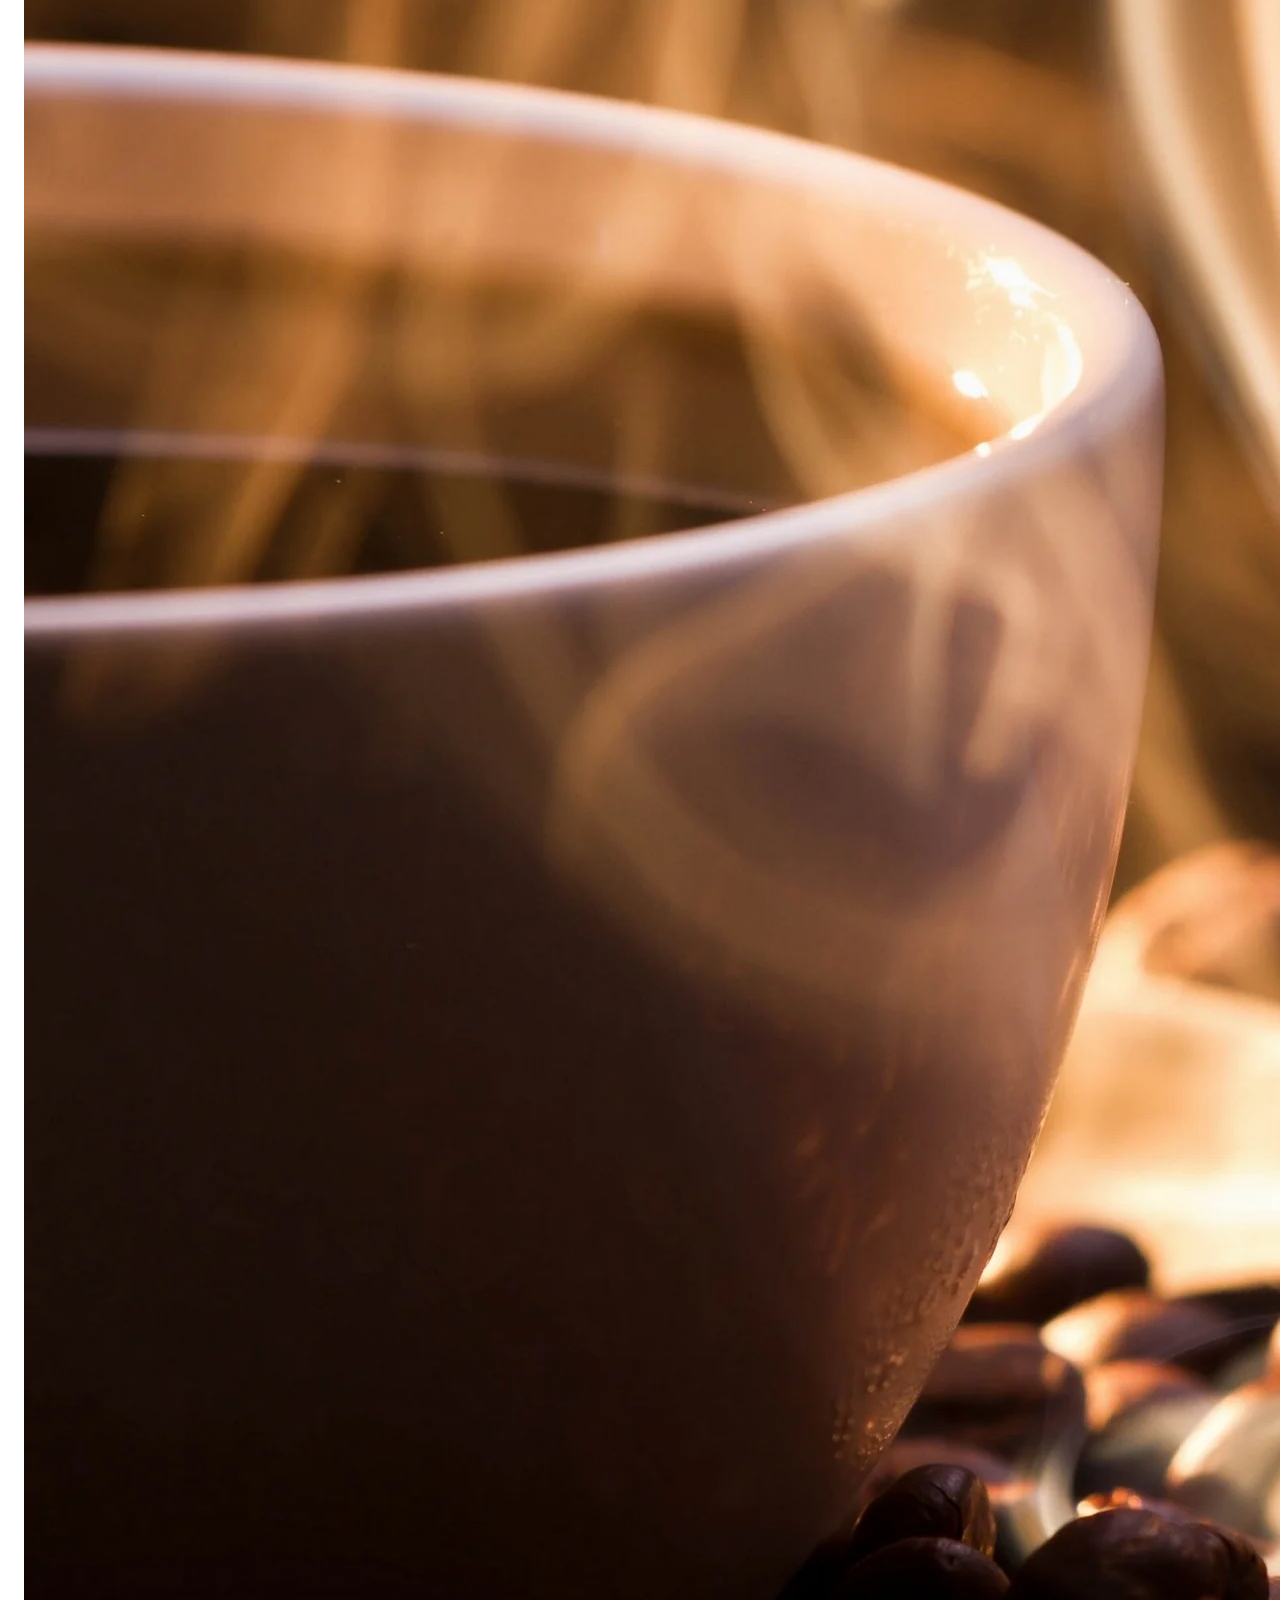
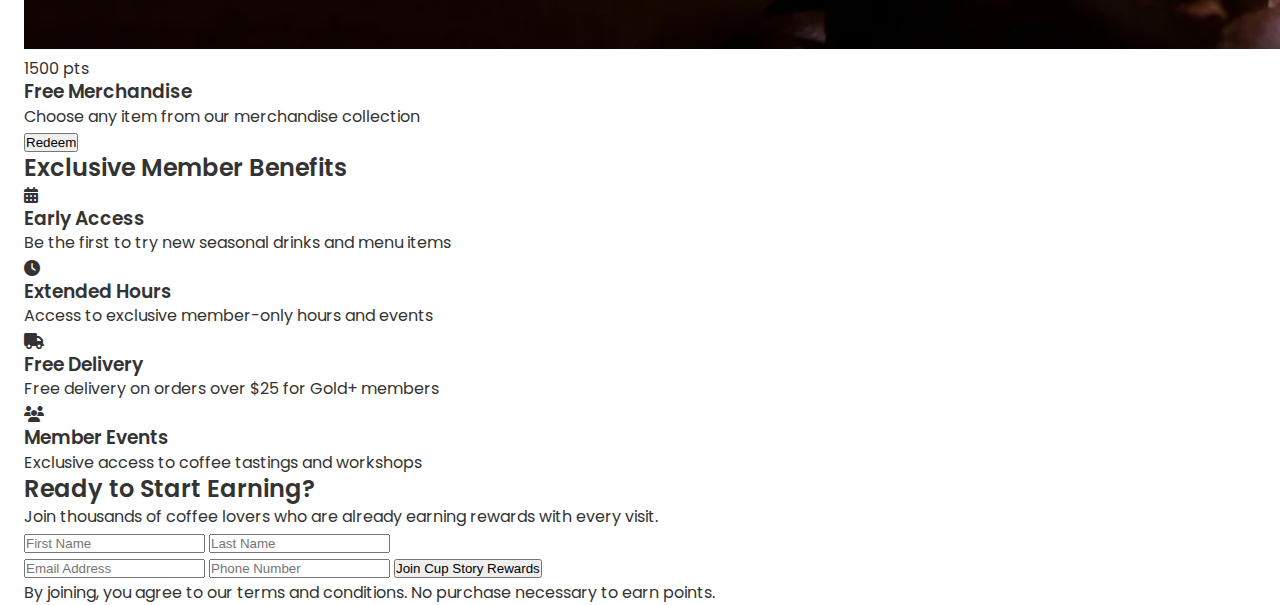
<file: Project 300/Project 300/loyalty.html>
<!DOCTYPE html>
<html lang="en" data-theme="light">
<head>
    <meta charset="UTF-8">
    <meta name="viewport" content="width=device-width, initial-scale=1.0">
    <title>Loyalty Program - Cup Story</title>
    <link rel="stylesheet" href="https://cdnjs.cloudflare.com/ajax/libs/font-awesome/6.5.0/css/all.min.css">
    <link rel="stylesheet" href="style.css">
</head>
<body>
    <!--header/navbar-->
    <header>
        <nav class="navbar section-content">
            <a href="index.html" class="nav-logo">
                                 <h2 class="logo-text">☕ Cup Story</h2>
            </a>
            
            <div class="nav-center">
                <div class="search-container">
                    <input type="text" placeholder="Search menu items..." class="search-input">
                    <button class="search-btn"><i class="fas fa-search"></i></button>
                </div>
            </div>
            
            <ul class="nav-menu">
                <li class="nav-item"><a href="index.html" class="nav-link">Home</a></li>
                <li class="nav-item"><a href="about.html" class="nav-link">About</a></li>
                <li class="nav-item"><a href="menu.html" class="nav-link">Menu</a></li>
                <li class="nav-item"><a href="gallery.html" class="nav-link">Gallery</a></li>
                <li class="nav-item"><a href="events.html" class="nav-link">Events</a></li>
                <li class="nav-item"><a href="blog.html" class="nav-link">Blog</a></li>
                <li class="nav-item"><a href="contact.html" class="nav-link">Contact</a></li>
                <li class="nav-item"><a href="login.html" class="nav-link login-btn">Login</a></li>
            </ul>

            <div class="nav-right">
                <button class="theme-toggle" id="themeToggle">
                    <i class="fas fa-moon"></i>
                </button>
                <button class="cart-btn" id="cartBtn">
                    <i class="fas fa-shopping-cart"></i>
                    <span class="cart-count">0</span>
                </button>
                <button id="menu-open-button" class="fas fa-bars"></button>
                <button id="menu-close-button" class="fas fa-times"></button>
            </div>
        </nav>
    </header> 
    
    <main>
        <section class="loyalty-section">
            <div class="section-content">
                <div class="loyalty-header">
                    <h1 class="page-title">☕ Cup Story Rewards</h1>
                    <p class="page-subtitle">Earn points, unlock rewards, and enjoy exclusive member benefits</p>
                </div>
                
                <div class="loyalty-hero">
                    <div class="loyalty-info">
                        <h2>Join Our Loyalty Program</h2>
                        <p>Start earning points with every purchase and unlock amazing rewards. From free drinks to exclusive events, being a member has never been more rewarding.</p>
                        <div class="loyalty-stats">
                            <div class="stat">
                                <h3>10,000+</h3>
                                <p>Active Members</p>
                            </div>
                            <div class="stat">
                                <h3>500,000+</h3>
                                <p>Points Redeemed</p>
                            </div>
                            <div class="stat">
                                <h3>$50,000+</h3>
                                <p>Rewards Given</p>
                            </div>
                        </div>
                        <button class="join-loyalty-btn">Join Now - It's Free!</button>
                    </div>
                    <div class="loyalty-image">
                        <img src="coffee again.jpeg" alt="Loyalty Rewards">
                    </div>
                </div>
                
                <div class="how-it-works">
                    <h2>How It Works</h2>
                    <div class="steps-grid">
                        <div class="step">
                            <div class="step-icon">
                                <i class="fas fa-user-plus"></i>
                            </div>
                            <h3>1. Join</h3>
                            <p>Sign up for free and get your digital membership card</p>
                        </div>
                        <div class="step">
                            <div class="step-icon">
                                <i class="fas fa-coffee"></i>
                            </div>
                            <h3>2. Earn</h3>
                            <p>Get 1 point for every $1 spent on coffee and food</p>
                        </div>
                        <div class="step">
                            <div class="step-icon">
                                <i class="fas fa-gift"></i>
                            </div>
                            <h3>3. Redeem</h3>
                            <p>Use points for free drinks, discounts, and exclusive rewards</p>
                        </div>
                    </div>
                </div>
                
                <div class="rewards-tiers">
                    <h2>Rewards Tiers</h2>
                    <div class="tiers-grid">
                        <div class="tier-card bronze">
                            <div class="tier-header">
                                <i class="fas fa-medal"></i>
                                <h3>Bronze</h3>
                                <p>0 - 999 points</p>
                            </div>
                            <ul class="tier-benefits">
                                <li><i class="fas fa-check"></i> 1 point per $1 spent</li>
                                <li><i class="fas fa-check"></i> Birthday reward</li>
                                <li><i class="fas fa-check"></i> Monthly newsletter</li>
                            </ul>
                        </div>
                        
                        <div class="tier-card silver">
                            <div class="tier-header">
                                <i class="fas fa-medal"></i>
                                <h3>Silver</h3>
                                <p>1,000 - 4,999 points</p>
                            </div>
                            <ul class="tier-benefits">
                                <li><i class="fas fa-check"></i> 1.2 points per $1 spent</li>
                                <li><i class="fas fa-check"></i> Free drink on birthday</li>
                                <li><i class="fas fa-check"></i> Priority reservations</li>
                                <li><i class="fas fa-check"></i> Exclusive member events</li>
                            </ul>
                        </div>
                        
                        <div class="tier-card gold">
                            <div class="tier-header">
                                <i class="fas fa-medal"></i>
                                <h3>Gold</h3>
                                <p>5,000 - 9,999 points</p>
                            </div>
                            <ul class="tier-benefits">
                                <li><i class="fas fa-check"></i> 1.5 points per $1 spent</li>
                                <li><i class="fas fa-check"></i> Free drink + pastry on birthday</li>
                                <li><i class="fas fa-check"></i> VIP seating</li>
                                <li><i class="fas fa-check"></i> Early access to new menu items</li>
                                <li><i class="fas fa-check"></i> Complimentary coffee tasting</li>
                            </ul>
                        </div>
                        
                        <div class="tier-card platinum">
                            <div class="tier-header">
                                <i class="fas fa-crown"></i>
                                <h3>Platinum</h3>
                                <p>10,000+ points</p>
                            </div>
                            <ul class="tier-benefits">
                                <li><i class="fas fa-check"></i> 2 points per $1 spent</li>
                                <li><i class="fas fa-check"></i> Free meal on birthday</li>
                                <li><i class="fas fa-check"></i> Private coffee cupping sessions</li>
                                <li><i class="fas fa-check"></i> Invitation to exclusive events</li>
                                <li><i class="fas fa-check"></i> Personal barista consultation</li>
                                <li><i class="fas fa-check"></i> 20% off merchandise</li>
                            </ul>
                        </div>
                    </div>
                </div>
                
                <div class="rewards-catalog">
                    <h2>Rewards Catalog</h2>
                    <div class="rewards-grid">
                        <div class="reward-item">
                            <div class="reward-image">
                                <img src="coffee cup3.jpeg" alt="Free Coffee">
                                <div class="points-required">100 pts</div>
                            </div>
                            <div class="reward-content">
                                <h3>Free Coffee</h3>
                                <p>Redeem for any coffee drink up to $5</p>
                                <button class="redeem-btn">Redeem</button>
                            </div>
                        </div>
                        
                        <div class="reward-item">
                            <div class="reward-image">
                                <img src="coffee again.jpeg" alt="Free Pastry">
                                <div class="points-required">150 pts</div>
                            </div>
                            <div class="reward-content">
                                <h3>Free Pastry</h3>
                                <p>Choose from our selection of fresh pastries</p>
                                <button class="redeem-btn">Redeem</button>
                            </div>
                        </div>
                        
                        <div class="reward-item">
                            <div class="reward-image">
                                <img src="coffee-cup.webp" alt="50% Off">
                                <div class="points-required">200 pts</div>
                            </div>
                            <div class="reward-content">
                                <h3>50% Off Any Item</h3>
                                <p>Get half off any menu item of your choice</p>
                                <button class="redeem-btn">Redeem</button>
                            </div>
                        </div>
                        
                        <div class="reward-item">
                            <div class="reward-image">
                                <img src="coffee cup3.jpeg" alt="Free Workshop">
                                <div class="points-required">500 pts</div>
                            </div>
                            <div class="reward-content">
                                <h3>Free Workshop</h3>
                                <p>Join any coffee workshop or tasting event</p>
                                <button class="redeem-btn">Redeem</button>
                            </div>
                        </div>
                        
                        <div class="reward-item">
                            <div class="reward-image">
                                <img src="coffee again.jpeg" alt="VIP Experience">
                                <div class="points-required">1000 pts</div>
                            </div>
                            <div class="reward-content">
                                <h3>VIP Coffee Experience</h3>
                                <p>Private coffee cupping with our head barista</p>
                                <button class="redeem-btn">Redeem</button>
                            </div>
                        </div>
                        
                        <div class="reward-item">
                            <div class="reward-image">
                                <img src="coffee-cup.webp" alt="Free Merchandise">
                                <div class="points-required">1500 pts</div>
                            </div>
                            <div class="reward-content">
                                <h3>Free Merchandise</h3>
                                <p>Choose any item from our merchandise collection</p>
                                <button class="redeem-btn">Redeem</button>
                            </div>
                        </div>
                    </div>
                </div>
                
                <div class="member-benefits">
                    <h2>Exclusive Member Benefits</h2>
                    <div class="benefits-grid">
                        <div class="benefit-item">
                            <i class="fas fa-calendar-alt"></i>
                            <h3>Early Access</h3>
                            <p>Be the first to try new seasonal drinks and menu items</p>
                        </div>
                        <div class="benefit-item">
                            <i class="fas fa-clock"></i>
                            <h3>Extended Hours</h3>
                            <p>Access to exclusive member-only hours and events</p>
                        </div>
                        <div class="benefit-item">
                            <i class="fas fa-truck"></i>
                            <h3>Free Delivery</h3>
                            <p>Free delivery on orders over $25 for Gold+ members</p>
                        </div>
                        <div class="benefit-item">
                            <i class="fas fa-users"></i>
                            <h3>Member Events</h3>
                            <p>Exclusive access to coffee tastings and workshops</p>
                        </div>
                    </div>
                </div>
                
                <div class="loyalty-signup">
                    <div class="signup-content">
                        <h2>Ready to Start Earning?</h2>
                        <p>Join thousands of coffee lovers who are already earning rewards with every visit.</p>
                        <form class="loyalty-signup-form">
                            <div class="form-row">
                                <input type="text" placeholder="First Name" required>
                                <input type="text" placeholder="Last Name" required>
                            </div>
                            <input type="email" placeholder="Email Address" required>
                            <input type="tel" placeholder="Phone Number" required>
                            <button type="submit" class="signup-submit-btn">Join Cup Story Rewards</button>
                        </form>
                        <p class="signup-note">By joining, you agree to our terms and conditions. No purchase necessary to earn points.</p>
                    </div>
                </div>
            </div>
        </section>
    </main>
    
    <script src="script.js"></script>
</body>
</html>
</file>
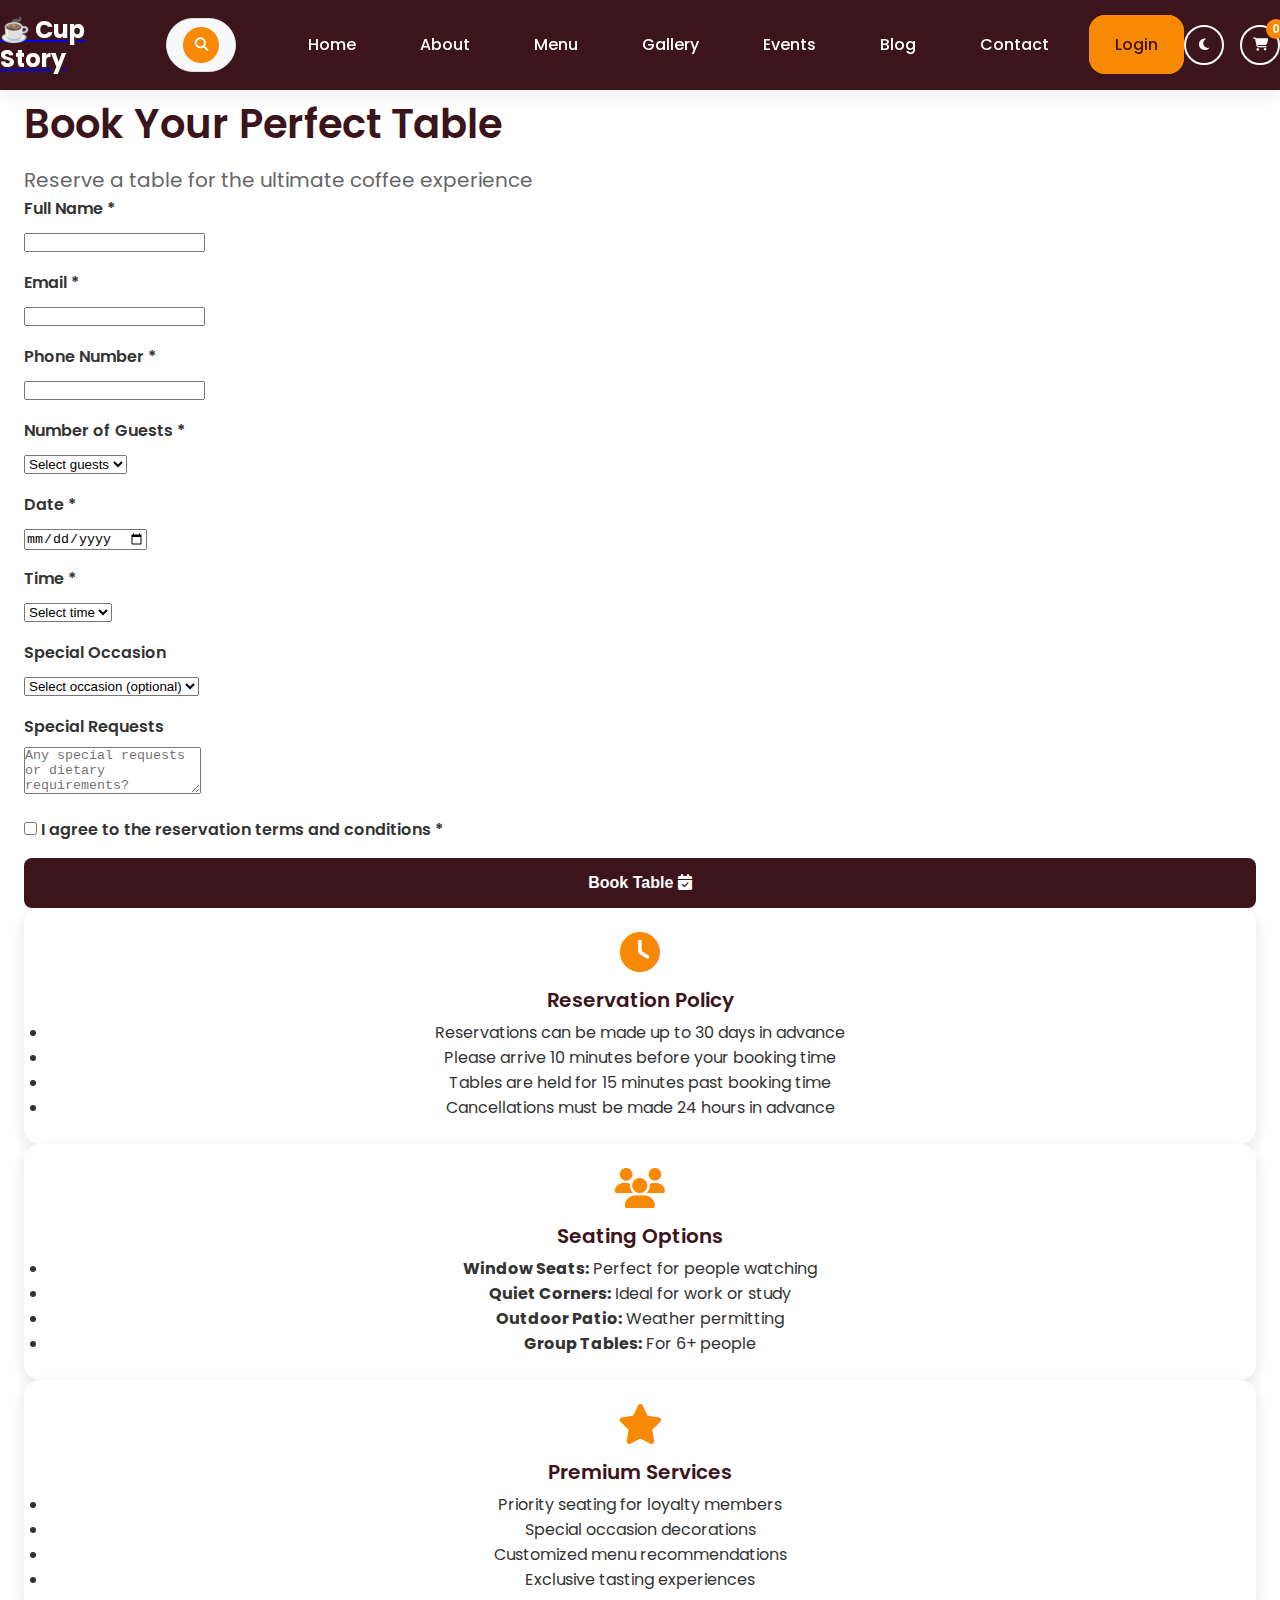
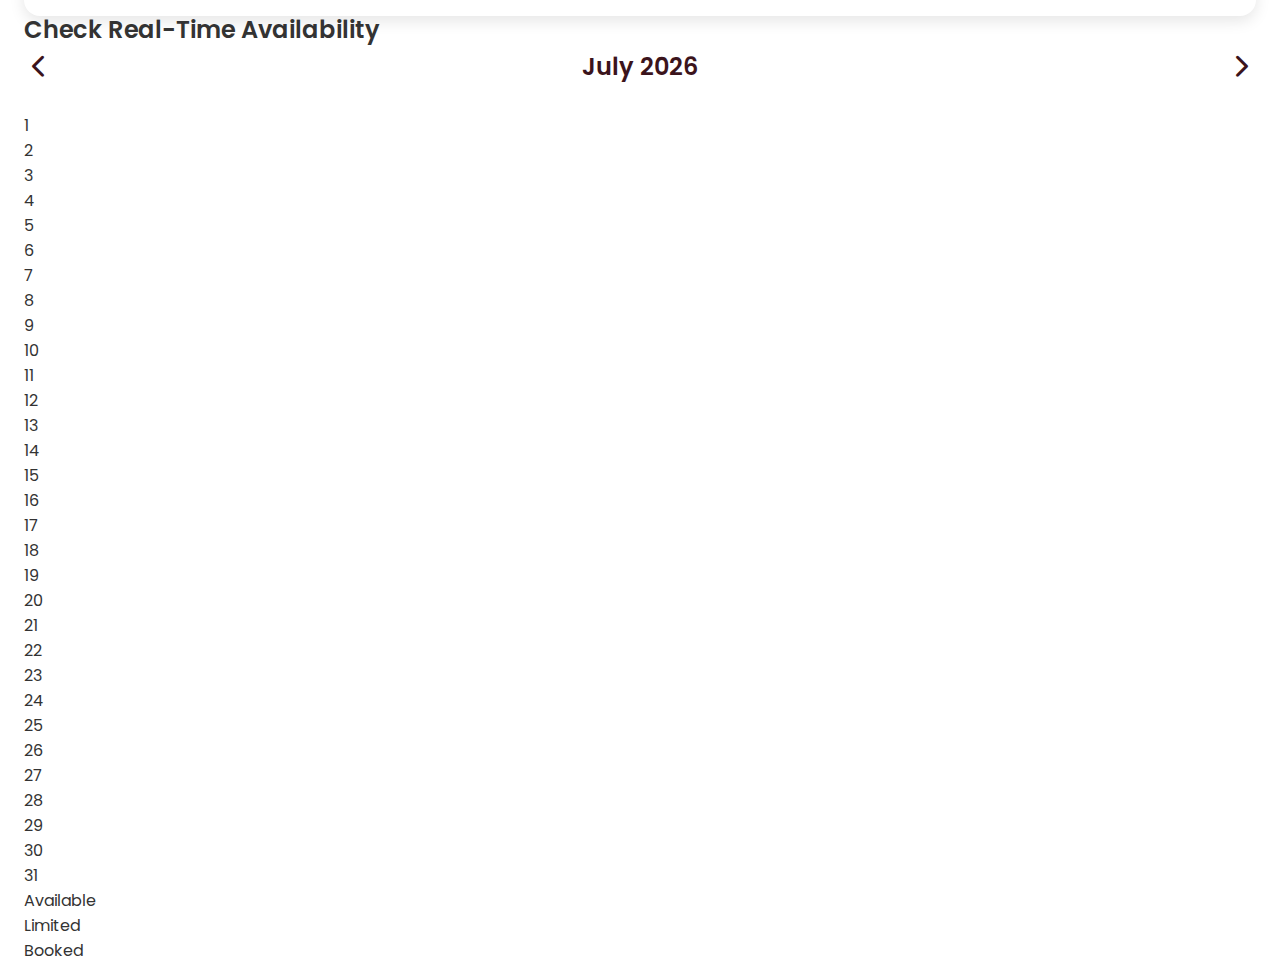
<file: Project 300/Project 300/reservation.html>
<!DOCTYPE html>
<html lang="en" data-theme="light">
<head>
    <meta charset="UTF-8">
    <meta name="viewport" content="width=device-width, initial-scale=1.0">
    <title>Book a Table - Cup Story</title>
    <link rel="stylesheet" href="https://cdnjs.cloudflare.com/ajax/libs/font-awesome/6.5.0/css/all.min.css">
    <link rel="stylesheet" href="style.css">
</head>
<body>
    <!--header/navbar-->
    <header>
        <nav class="navbar section-content">
            <a href="index.html" class="nav-logo">
                                 <h2 class="logo-text">☕ Cup Story</h2>
            </a>
            
            <div class="nav-center">
                <div class="search-container">
                    <input type="text" placeholder="Search menu items..." class="search-input">
                    <button class="search-btn"><i class="fas fa-search"></i></button>
                </div>
            </div>
            
            <ul class="nav-menu">
                <li class="nav-item"><a href="index.html" class="nav-link">Home</a></li>
                <li class="nav-item"><a href="about.html" class="nav-link">About</a></li>
                <li class="nav-item"><a href="menu.html" class="nav-link">Menu</a></li>
                <li class="nav-item"><a href="gallery.html" class="nav-link">Gallery</a></li>
                <li class="nav-item"><a href="events.html" class="nav-link">Events</a></li>
                <li class="nav-item"><a href="blog.html" class="nav-link">Blog</a></li>
                <li class="nav-item"><a href="contact.html" class="nav-link">Contact</a></li>
                <li class="nav-item"><a href="login.html" class="nav-link login-btn">Login</a></li>
            </ul>

            <div class="nav-right">
                <button class="theme-toggle" id="themeToggle">
                    <i class="fas fa-moon"></i>
                </button>
                <button class="cart-btn" id="cartBtn">
                    <i class="fas fa-shopping-cart"></i>
                    <span class="cart-count">0</span>
                </button>
                <button id="menu-open-button" class="fas fa-bars"></button>
                <button id="menu-close-button" class="fas fa-times"></button>
            </div>
        </nav>
    </header> 
    
    <main>
        <section class="reservation-section">
            <div class="section-content">
                <div class="reservation-header">
                    <h1 class="page-title">Book Your Perfect Table</h1>
                    <p class="page-subtitle">Reserve a table for the ultimate coffee experience</p>
                </div>
                
                <div class="reservation-container">
                    <div class="reservation-form-container">
                        <form class="reservation-form" id="reservationForm">
                            <div class="form-row">
                                <div class="form-group">
                                    <label for="name">Full Name *</label>
                                    <input type="text" id="name" name="name" required>
                                </div>
                                <div class="form-group">
                                    <label for="email">Email *</label>
                                    <input type="email" id="email" name="email" required>
                                </div>
                            </div>
                            
                            <div class="form-row">
                                <div class="form-group">
                                    <label for="phone">Phone Number *</label>
                                    <input type="tel" id="phone" name="phone" required>
                                </div>
                                <div class="form-group">
                                    <label for="guests">Number of Guests *</label>
                                    <select id="guests" name="guests" required>
                                        <option value="">Select guests</option>
                                        <option value="1">1 Person</option>
                                        <option value="2">2 People</option>
                                        <option value="3">3 People</option>
                                        <option value="4">4 People</option>
                                        <option value="5">5 People</option>
                                        <option value="6">6+ People</option>
                                    </select>
                                </div>
                            </div>
                            
                            <div class="form-row">
                                <div class="form-group">
                                    <label for="date">Date *</label>
                                    <input type="date" id="date" name="date" required>
                                </div>
                                <div class="form-group">
                                    <label for="time">Time *</label>
                                    <select id="time" name="time" required>
                                        <option value="">Select time</option>
                                        <option value="07:00">7:00 AM</option>
                                        <option value="08:00">8:00 AM</option>
                                        <option value="09:00">9:00 AM</option>
                                        <option value="10:00">10:00 AM</option>
                                        <option value="11:00">11:00 AM</option>
                                        <option value="12:00">12:00 PM</option>
                                        <option value="13:00">1:00 PM</option>
                                        <option value="14:00">2:00 PM</option>
                                        <option value="15:00">3:00 PM</option>
                                        <option value="16:00">4:00 PM</option>
                                        <option value="17:00">5:00 PM</option>
                                        <option value="18:00">6:00 PM</option>
                                        <option value="19:00">7:00 PM</option>
                                        <option value="20:00">8:00 PM</option>
                                    </select>
                                </div>
                            </div>
                            
                            <div class="form-group">
                                <label for="occasion">Special Occasion</label>
                                <select id="occasion" name="occasion">
                                    <option value="">Select occasion (optional)</option>
                                    <option value="birthday">Birthday</option>
                                    <option value="anniversary">Anniversary</option>
                                    <option value="business">Business Meeting</option>
                                    <option value="date">Date Night</option>
                                    <option value="celebration">Celebration</option>
                                    <option value="other">Other</option>
                                </select>
                            </div>
                            
                            <div class="form-group">
                                <label for="special-requests">Special Requests</label>
                                <textarea id="special-requests" name="special-requests" rows="3" placeholder="Any special requests or dietary requirements?"></textarea>
                            </div>
                            
                            <div class="form-group">
                                <label class="checkbox-wrapper">
                                    <input type="checkbox" id="terms" name="terms" required>
                                    <span class="checkmark"></span>
                                    I agree to the reservation terms and conditions *
                                </label>
                            </div>
                            
                            <button type="submit" class="submit-btn">
                                <span>Book Table</span>
                                <i class="fas fa-calendar-check"></i>
                            </button>
                        </form>
                    </div>
                    
                    <div class="reservation-info">
                        <div class="info-card">
                            <i class="fas fa-clock"></i>
                            <h3>Reservation Policy</h3>
                            <ul>
                                <li>Reservations can be made up to 30 days in advance</li>
                                <li>Please arrive 10 minutes before your booking time</li>
                                <li>Tables are held for 15 minutes past booking time</li>
                                <li>Cancellations must be made 24 hours in advance</li>
                            </ul>
                        </div>
                        
                        <div class="info-card">
                            <i class="fas fa-users"></i>
                            <h3>Seating Options</h3>
                            <ul>
                                <li><strong>Window Seats:</strong> Perfect for people watching</li>
                                <li><strong>Quiet Corners:</strong> Ideal for work or study</li>
                                <li><strong>Outdoor Patio:</strong> Weather permitting</li>
                                <li><strong>Group Tables:</strong> For 6+ people</li>
                            </ul>
                        </div>
                        
                        <div class="info-card">
                            <i class="fas fa-star"></i>
                            <h3>Premium Services</h3>
                            <ul>
                                <li>Priority seating for loyalty members</li>
                                <li>Special occasion decorations</li>
                                <li>Customized menu recommendations</li>
                                <li>Exclusive tasting experiences</li>
                            </ul>
                        </div>
                    </div>
                </div>
                
                <div class="availability-section">
                    <h2>Check Real-Time Availability</h2>
                    <div class="availability-calendar">
                        <div class="calendar-header">
                            <button class="calendar-nav" id="prevMonth"><i class="fas fa-chevron-left"></i></button>
                            <h3 id="currentMonth">December 2024</h3>
                            <button class="calendar-nav" id="nextMonth"><i class="fas fa-chevron-right"></i></button>
                        </div>
                        <div class="calendar-grid" id="calendarGrid">
                            <!-- Calendar will be generated by JavaScript -->
                        </div>
                        <div class="availability-legend">
                            <div class="legend-item">
                                <span class="legend-color available"></span>
                                <span>Available</span>
                            </div>
                            <div class="legend-item">
                                <span class="legend-color limited"></span>
                                <span>Limited</span>
                            </div>
                            <div class="legend-item">
                                <span class="legend-color booked"></span>
                                <span>Booked</span>
                            </div>
                        </div>
                    </div>
                </div>
            </div>
        </section>
    </main>
    
    <script src="script.js"></script>
</body>
</html>
</file>
<file: Project 300/Project 300/style.css>
@import url('https://fonts.googleapis.com/css2?family=Poppins:wght@300;400;500;600;700&display=swap');

/* CSS Variables for Theme Support */
:root {
  /* Light Theme Colors */
  --white-color: #ffffff;
  --dark-color: #252525;
  --primary-color: #3b141c;
  --secondary-color: #f78904;
  --accent-color: #8b4513;
  --success-color: #28a745;
  --warning-color: #ffc107;
  --error-color: #dc3545;
  --light-gray-color: #f5f5f5;
  --medium-gray-color: #ccc;
  --border-color: #e0e0e0;
  --text-primary: #333333;
  --text-secondary: #666666;
  --background-primary: #ffffff;
  --background-secondary: #f8f9fa;
  --shadow-color: rgba(0, 0, 0, 0.1);
  
  /* Font Sizes */
  --font-size-xs: 0.75rem;
  --font-size-s: 0.9rem;
  --font-size-n: 1rem;
  --font-size-m: 1.12rem;
  --font-size-l: 1.25rem;
  --font-size-xl: 1.5rem;
  --font-size-2xl: 2rem;
  --font-size-3xl: 2.5rem;
  
  /* Font Weights */
  --font-weight-light: 300;
  --font-weight-normal: 400;
  --font-weight-medium: 500;
  --font-weight-semibold: 600;
  --font-weight-bold: 700;
  
  /* Border Radius */
  --border-radius-s: 8px;
  --border-radius-m: 16px;
  --border-radius-l: 24px;
  --border-radius-xl: 32px;
  
  /* Spacing */
  --spacing-xs: 0.5rem;
  --spacing-s: 1rem;
  --spacing-m: 1.5rem;
  --spacing-l: 2rem;
  --spacing-xl: 3rem;
  --spacing-2xl: 4rem;
  
  /* Transitions */
  --transition-fast: 0.2s ease;
  --transition-normal: 0.3s ease;
  --transition-slow: 0.5s ease;
  
  /* Max Width */
  --site-max-width: 1400px;
}

[data-theme="dark"] {
    --white-color: #ffffff;
    --primary-color: #f78904;
    --secondary-color: #3b141c;
    --text-primary: #ffffff;
    --text-secondary: #cccccc;
    --background-primary: #121212;
    --background-secondary: #1e1e1e;
    --shadow-color: rgba(0, 0, 0, 0.5);
    --border-color: #333333;
}

/* Base Styles */
* {
  margin: 0;
  padding: 0;
  box-sizing: border-box;
}

body {
  font-family: 'Poppins', sans-serif;
  background-color: var(--background-primary);
  color: var(--text-primary);
  transition: background-color var(--transition-normal), color var(--transition-normal);
}


/* Typography */
h1, h2, h3, h4, h5, h6 {
  font-weight: var(--font-weight-semibold);
  line-height: 1.2;
}

p {
  line-height: 1.6;
}

/* Layout */
.section-content {
  max-width: var(--site-max-width);
  margin: 0 auto;
  padding: 0 var(--spacing-m);
}

/* Header & Navigation */
header {
  position: fixed;
  top: 0;
  left: 0;
  right: 0;
  background: var(--primary-color);
  box-shadow: 0 2px 20px var(--shadow-color);
  z-index: 1000;
  transition: all var(--transition-normal);
}

.navbar {
  display: flex;
  align-items: center;
  justify-content: space-between;
  padding: var(--spacing-s) 0;
  position: relative;
}

.nav-logo .logo-text {
  color: var(--white-color);
  font-size: var(--font-size-xl);
  font-weight: var(--font-weight-bold);
  transition: color var(--transition-normal);
}

.nav-logo:hover .logo-text {
  color: var(--secondary-color);
}

.nav-center {
  flex: 1;
  display: flex;
  justify-content: center;
  max-width: 400px;
  margin: 0 var(--spacing-xl);
}

/* Fix for search bar alignment */
.search-container {
  position: relative;
  width: 100%;
  display: flex; /* ADD THIS */
  align-items: center; /* ADD THIS */
  background: var(--background-secondary);
  border-radius: var(--border-radius-xl);
  border: 1px solid var(--border-color);
}

.search-input {
  width: 100%;
  padding: var(--spacing-s) var(--spacing-l);
  border: 2px solid transparent;
  border-radius: var(--border-radius-xl);
  background: var(--background-secondary);
  color: var(--text-primary);
  font-size: var(--font-size-s);
  transition: all var(--transition-normal);
}

.search-input:focus {
  outline: none;
  border-color: var(--secondary-color);
  background: var(--background-primary);
  box-shadow: 0 0 0 3px rgba(247, 137, 4, 0.1);
}

.search-btn {
  position: absolute;
  right: var(--spacing-s);
  top: 50%;
  transform: translateY(-50%);
  background: var(--secondary-color);
  color: var(--white-color);
  border: none;
  border-radius: 50%;
  width: 36px;
  height: 36px;
  display: flex;
  align-items: center;
  justify-content: center;
  cursor: pointer;
  transition: all var(--transition-normal);
}

.search-btn:hover {
  background: var(--primary-color);
  transform: translateY(-50%) scale(1.1);
}

.nav-menu {
  display: flex;
  align-items: center;
  gap: var(--spacing-s);
  list-style: none;
}

.nav-link {
  color: var(--white-color);
  text-decoration: none;
  padding: var(--spacing-s) var(--spacing-m);
  border-radius: var(--border-radius-m);
  font-weight: var(--font-weight-medium);
  transition: all var(--transition-normal);
  position: relative;
}

.nav-link:hover,
.nav-link.active {
  background: var(--secondary-color);
  color: var(--primary-color);
}

/* Fix for active nav link underline */
.nav-link.active::after {
  content: '';
  position: absolute;
  bottom: 8px; /* CHANGED FROM -4px */
  left: 50%;
  transform: translateX(-50%);
  width: 25px; /* Increased width slightly */
  height: 3px;
  background: var(--secondary-color);
  border-radius: 2px;
}

.login-btn {
  background: var(--secondary-color);
  color: var(--primary-color);
  font-weight: var(--font-weight-medium);
  border: 2px solid var(--secondary-color);
}

.login-btn:hover {
  background: transparent;
  color: var(--secondary-color);
  border-color: var(--secondary-color);
}

.nav-right {
  display: flex;
  align-items: center;
  gap: var(--spacing-s);
}

.theme-toggle {
  background: transparent;
  color: var(--white-color);
  border: 2px solid var(--white-color);
  border-radius: 50%;
  width: 40px;
  height: 40px;
  display: flex;
  align-items: center;
  justify-content: center;
  cursor: pointer;
  transition: all var(--transition-normal);
}

.theme-toggle:hover {
  background: var(--white-color);
  color: var(--primary-color);
}

.cart-btn {
  position: relative;
  background: transparent;
  color: var(--white-color);
  border: 2px solid var(--white-color);
  border-radius: 50%;
  width: 40px;
  height: 40px;
  display: flex;
  align-items: center;
  justify-content: center;
  cursor: pointer;
  transition: all var(--transition-normal);
}

.cart-btn:hover {
  background: var(--white-color);
  color: var(--primary-color);
}

.cart-count {
  position: absolute;
  top: -8px;
  right: -8px;
  background: var(--secondary-color);
  color: var(--white-color);
  border-radius: 50%;
  width: 20px;
  height: 20px;
  display: flex;
  align-items: center;
  justify-content: center;
  font-size: var(--font-size-xs);
  font-weight: var(--font-weight-bold);
}

/* Mobile Menu */
#menu-open-button,
#menu-close-button {
  display: none;
  background: transparent;
  color: var(--white-color);
  border: none;
  font-size: var(--font-size-l);
  cursor: pointer;
}

/* Fix for white line below navbar */
.hero-section {
  position: relative;
  min-height: 100vh;
  display: flex;
  align-items: center;
  overflow: hidden;
  padding-top: 0; /* CHANGED FROM 80px */
}

.hero-video-container {
  position: absolute;
  top: 0;
  left: 0;
  width: 100%;
  height: 100%;
  z-index: -2;
}

.hero-video,
.hero-fallback {
  width: 100%;
  height: 100%;
  object-fit: cover;
}

.hero-overlay {
  position: absolute;
  top: 0;
  left: 0;
  width: 100%;
  height: 100%;
  background: linear-gradient(135deg, rgba(59, 20, 28, 0.8) 0%, rgba(0, 0, 0, 0.6) 100%);
  z-index: -1;
}

.hero-details {
  color: var(--white-color);
  max-width: 600px;
  z-index: 1;
}

.hero-details .title {
  font-size: var(--font-size-3xl);
  color: var(--secondary-color);
  margin-bottom: var(--spacing-s);
  font-weight: var(--font-weight-bold);
}

.hero-details .subtitle {
  font-size: var(--font-size-xl);
  margin-bottom: var(--spacing-m);
  font-weight: var(--font-weight-semibold);
}

.hero-details .description {
  font-size: var(--font-size-m);
  margin-bottom: var(--spacing-xl);
  opacity: 0.9;
}

.buttons {
  display: flex;
  gap: var(--spacing-m);
  flex-wrap: wrap;
}

.button {
  display: inline-flex;
  align-items: center;
  gap: var(--spacing-s);
  padding: var(--spacing-m) var(--spacing-xl);
  border: 2px solid transparent;
  border-radius: var(--border-radius-m);
  text-decoration: none;
  font-weight: var(--font-weight-medium);
  transition: all var(--transition-normal);
  cursor: pointer;
}

.order-now {
  background: var(--secondary-color);
  color: var(--primary-color);
}

.order-now:hover {
  background: transparent;
  color: var(--secondary-color);
  border-color: var(--secondary-color);
  transform: translateY(-2px);
}

.book-table {
  background: transparent;
  color: var(--white-color);
  border-color: var(--white-color);
}

.book-table:hover {
  background: var(--white-color);
  color: var(--primary-color);
  transform: translateY(-2px);
}

.contact-us {
  background: transparent;
  color: var(--white-color);
  border-color: var(--white-color);
}

.contact-us:hover {
  background: var(--secondary-color);
  color: var(--primary-color);
  border-color: var(--secondary-color);
  transform: translateY(-2px);
}

.hero-features {
  position: absolute;
  bottom: var(--spacing-xl);
  right: var(--spacing-xl);
  display: flex;
  gap: var(--spacing-l);
}

.feature-item {
  display: flex;
  align-items: center;
  gap: var(--spacing-s);
  background: rgba(255, 255, 255, 0.1);
  backdrop-filter: blur(10px);
  padding: var(--spacing-s) var(--spacing-m);
  border-radius: var(--border-radius-m);
  color: var(--white-color);
}

.feature-item i {
  color: var(--secondary-color);
  font-size: 20px;
}

/* Quick Order Section */
.quick-order-section {
  padding: var(--spacing-2xl) 0;
  background: var(--background-secondary);
}

.quick-order-section h2 {
  text-align: center;
  margin-bottom: var(--spacing-xl);
  font-size: var(--font-size-2xl);
  color: var(--text-primary);
}

.quick-order-grid {
  display: grid;
  grid-template-columns: repeat(auto-fit, minmax(250px, 1fr));
  gap: var(--spacing-l);
}

.quick-order-item {
  background: var(--background-primary);
  border-radius: var(--border-radius-m);
  overflow: hidden;
  box-shadow: 0 4px 20px var(--shadow-color);
  transition: transform var(--transition-normal);
  text-align: center;
}

.quick-order-item:hover {
  transform: translateY(-5px);
}

.quick-order-item img {
  width: 100%;
  height: 200px;
  object-fit: cover;
  margin-bottom: 15px;
}

.quick-order-item h3 {
  padding: 0 var(--spacing-m);
  margin-bottom: 10px;
  color: var(--text-primary);
}

.quick-order-item .price {
  font-size: 18px;
  font-weight: bold;
  color: var(--primary-color);
  margin-bottom: 15px;
}

.quick-add-btn {
  background: var(--primary-color);
  color: white;
  border: none;
  padding: 10px 20px;
  border-radius: 25px;
  cursor: pointer;
  transition: background 0.3s ease;
  margin: 0 var(--spacing-m) var(--spacing-m);
}

.quick-add-btn:hover {
  background: var(--secondary-color);
}

/* Offers Section */
.offers-section {
  padding: var(--spacing-2xl) 0;
}

.offers-section h2 {
  text-align: center;
  margin-bottom: var(--spacing-xl);
  font-size: var(--font-size-2xl);
}

.offers-grid {
  display: grid;
  grid-template-columns: repeat(auto-fit, minmax(300px, 1fr));
  gap: var(--spacing-l);
  margin-top: 40px;
}

.offer-card {
  position: relative;
  border-radius: 15px;
  overflow: hidden;
  box-shadow: 0 5px 15px var(--shadow-color);
  transition: transform 0.3s ease;
}

.offer-card:hover {
  transform: translateY(-5px);
}

.offer-badge {
  position: absolute;
  top: 20px;
  right: 20px;
  background: var(--accent-color);
  color: white;
  padding: 8px 16px;
  border-radius: 20px;
  font-weight: bold;
  font-size: 14px;
}

.offer-card img {
  width: 100%;
  height: 200px;
  object-fit: cover;
}

.offer-content {
  padding: 20px;
}

.offer-content h3 {
  margin-bottom: 10px;
}

.offer-content p {
  color: var(--text-secondary);
  margin-bottom: 10px;
}

.offer-details {
  color: var(--primary-color);
  font-weight: bold;
}

/* Reviews Section */
.reviews-section {
  padding: var(--spacing-2xl) 0;
  background: var(--background-secondary);
}

.reviews-section h2 {
  text-align: center;
  margin-bottom: var(--spacing-xl);
  font-size: var(--font-size-2xl);
}

.reviews-grid {
  display: grid;
  grid-template-columns: repeat(auto-fit, minmax(300px, 1fr));
  gap: var(--spacing-l);
  margin-top: 40px;
}

.review-card {
  background: var(--background-primary);
  padding: 30px;
  border-radius: 15px;
  box-shadow: 0 5px 15px var(--shadow-color);
}

.review-stars {
  color: var(--warning-color);
  margin-bottom: 20px;
}

.review-stars i {
  margin-right: 5px;
}

.review-card p {
  color: var(--text-secondary);
  margin-bottom: 20px;
  font-style: italic;
  line-height: 1.6;
}

.review-author {
  display: flex;
  align-items: center;
  gap: 15px;
}

.review-author img {
  width: 40px;
  height: 40px;
  border-radius: 50%;
}

.review-author h4 {
  margin: 0;
  color: var(--text-primary);
}

.review-author span {
  color: var(--text-secondary);
  font-size: 14px;
}

/* Newsletter Section */
.newsletter-section {
  padding: var(--spacing-2xl) 0;
  background: var(--primary-color);
  color: var(--white-color);
  text-align: center;
}

.newsletter-content {
  max-width: 600px;
  margin: 0 auto;
}

.newsletter-content h2 {
  margin-bottom: 20px;
}

.newsletter-content p {
  margin-bottom: 30px;
  font-size: 18px;
}

.newsletter-form {
  max-width: 500px;
  margin: 0 auto;
}

.newsletter-input-group {
  display: flex;
  gap: 10px;
  margin-bottom: 20px;
}

.newsletter-input-group input {
  flex: 1;
  padding: 15px;
  border: none;
  border-radius: 25px;
  outline: none;
}

.newsletter-input-group button {
  background: var(--accent-color);
  color: white;
  border: none;
  padding: 15px 30px;
  border-radius: 25px;
  cursor: pointer;
  font-weight: bold;
}

.newsletter-checkbox {
  display: flex;
  align-items: center;
  justify-content: center;
  gap: 10px;
  font-size: 14px;
}

/* Live Chat Widget */
.chat-widget {
  position: fixed;
  bottom: 30px;
  right: 30px;
  z-index: 1000;
}

.chat-toggle {
  background: var(--primary-color);
  color: white;
  border: none;
  width: 60px;
  height: 60px;
  border-radius: 50%;
  cursor: pointer;
  font-size: 24px;
  box-shadow: 0 5px 15px var(--shadow-color);
}

.chat-container {
  position: absolute;
  bottom: 80px;
  right: 0;
  width: 350px;
  height: 500px;
  background: var(--background-primary);
  border-radius: 15px;
  box-shadow: 0 10px 30px var(--shadow-color);
  display: none;
  flex-direction: column;
}

.chat-container.open {
  display: flex;
}

.chat-header {
  background: var(--primary-color);
  color: white;
  padding: 20px;
  border-radius: 15px 15px 0 0;
  display: flex;
  justify-content: space-between;
  align-items: center;
}

.chat-close {
  background: none;
  border: none;
  color: white;
  font-size: 24px;
  cursor: pointer;
}

.chat-messages {
  flex: 1;
  padding: 20px;
  overflow-y: auto;
}

.chat-message {
  margin-bottom: 15px;
  padding: 10px 15px;
  border-radius: 15px;
  max-width: 80%;
}

.chat-message.bot {
  background: var(--background-secondary);
  color: var(--text-primary);
  margin-right: auto;
}

.chat-message.user {
  background: var(--primary-color);
  color: white;
  margin-left: auto;
}

.chat-input {
  display: flex;
  gap: 10px;
  padding: 20px;
  border-top: 1px solid var(--border-color);
}

.chat-input input {
  flex: 1;
  padding: 10px;
  border: 1px solid var(--border-color);
  border-radius: 20px;
  outline: none;
}

.chat-input button {
  background: var(--primary-color);
  color: white;
  border: none;
  padding: 10px 15px;
  border-radius: 50%;
  cursor: pointer;
}

/* Shopping Cart Sidebar */
.cart-sidebar {
  position: fixed;
  top: 0;
  right: -400px;
  width: 400px;
  height: 100vh;
  background: var(--background-primary);
  box-shadow: -5px 0 15px var(--shadow-color);
  transition: right 0.3s ease;
  z-index: 1001;
  display: flex;
  flex-direction: column;
}

.cart-sidebar.open {
  right: 0;
}

.cart-header {
  background: var(--primary-color);
  color: white;
  padding: 20px;
  display: flex;
  justify-content: space-between;
  align-items: center;
}

.cart-close {
  background: none;
  border: none;
  color: white;
  font-size: 24px;
  cursor: pointer;
}

.cart-items {
  flex: 1;
  padding: 20px;
  overflow-y: auto;
}

.cart-item {
  display: flex;
  justify-content: space-between;
  align-items: center;
  padding: 15px 0;
  border-bottom: 1px solid var(--border-color);
}

.cart-item-info h4 {
  margin: 0 0 5px 0;
  color: var(--text-primary);
}

.cart-item-info p {
  margin: 0;
  color: var(--text-secondary);
}

.cart-item-actions {
  display: flex;
  align-items: center;
  gap: 10px;
}

.quantity-btn {
  background: var(--background-secondary);
  border: 1px solid var(--border-color);
  color: var(--text-primary);
  width: 30px;
  height: 30px;
  border-radius: 50%;
  cursor: pointer;
}

.remove-btn {
  background: #ff4444;
  color: white;
  border: none;
  width: 30px;
  height: 30px;
  border-radius: 50%;
  cursor: pointer;
}

.cart-footer {
  padding: 20px;
  border-top: 1px solid var(--border-color);
}

.cart-total {
  display: flex;
  justify-content: space-between;
  font-size: 18px;
  font-weight: bold;
  margin-bottom: 20px;
}

.checkout-btn {
  width: 100%;
  background: var(--primary-color);
  color: white;
  border: none;
  padding: 15px;
  border-radius: 10px;
  font-size: 16px;
  font-weight: bold;
  cursor: pointer;
  transition: background 0.3s ease;
}

.checkout-btn:hover {
    background: var(--secondary-color);
}

/* Footer Styles */
.footer {
  background: var(--bg-secondary);
  color: var(--text-primary);
  padding: 60px 0 20px;
}

.footer-content {
  display: grid;
  grid-template-columns: repeat(auto-fit, minmax(250px, 1fr));
  gap: 40px;
  margin-bottom: 40px;
}

.footer-section h3,
.footer-section h4 {
  margin-bottom: 20px;
  color: var(--primary-color);
}

.footer-section ul {
  list-style: none;
  padding: 0;
}

.footer-section ul li {
  margin-bottom: 10px;
}

.footer-section ul li a {
  color: var(--text-secondary);
  text-decoration: none;
  transition: color 0.3s ease;
}

.footer-section ul li a:hover {
  color: var(--primary-color);
}

.social-links {
  display: flex;
  gap: 15px;
  margin-top: 20px;
}

.social-links a {
  background: var(--primary-color);
  color: white;
  width: 40px;
  height: 40px;
  border-radius: 50%;
  display: flex;
  align-items: center;
  justify-content: center;
  text-decoration: none;
  transition: background 0.3s ease;
}

.social-links a:hover {
  background: var(--secondary-color);
}

.footer-bottom {
  text-align: center;
  padding-top: 20px;
  border-top: 1px solid var(--border-color);
  color: var(--text-secondary);
}


/* Menu Section Styles */
.menu-section {
  padding: var(--spacing-2xl) 0;
}

.menu-header {
  text-align: center;
  margin-bottom: var(--spacing-2xl);
}

.menu-header .page-title {
  font-size: var(--font-size-3xl);
  color: var(--primary-color);
  margin-bottom: var(--spacing-m);
}

.menu-header .page-subtitle {
  font-size: var(--font-size-l);
  color: var(--text-secondary);
  max-width: 600px;
  margin: 0 auto;
}

.menu-categories {
  display: flex;
  justify-content: center;
  gap: var(--spacing-m);
  margin-bottom: var(--spacing-2xl);
  flex-wrap: wrap;
}

.category-btn {
  background: var(--white-color);
  border: 2px solid var(--primary-color);
  color: var(--primary-color);
  padding: var(--spacing-s) var(--spacing-l);
  border-radius: 25px;
  cursor: pointer;
  transition: all var(--transition-normal);
  font-weight: 600;
}

.category-btn:hover,
.category-btn.active {
  background: var(--primary-color);
  color: var(--white-color);
}

.menu-grid {
  display: grid;
  grid-template-columns: repeat(auto-fit, minmax(350px, 1fr));
  gap: var(--spacing-xl);
  margin-bottom: var(--spacing-2xl);
}

.menu-item {
  background: var(--white-color);
  border-radius: 20px;
  overflow: hidden;
  box-shadow: 0 10px 30px rgba(0, 0, 0, 0.1);
  transition: transform var(--transition-normal);
}

.menu-item:hover {
  transform: translateY(-10px);
}

.menu-item-image {
  position: relative;
  width: 100%;
  height: 280px;
  overflow: hidden;
}

.menu-item-image img {
  width: 100%;
  height: 100%;
  object-fit: cover;
  transition: transform var(--transition-normal);
}

.menu-item:hover .menu-item-image img {
  transform: scale(1.1);
}

.price-tag {
  position: absolute;
  top: var(--spacing-m);
  right: var(--spacing-m);
  background: var(--accent-color);
  color: var(--white-color);
  padding: var(--spacing-xs) var(--spacing-m);
  border-radius: 20px;
  font-weight: bold;
  font-size: var(--font-size-m);
}

.menu-item-content {
  padding: var(--spacing-l);
}

.menu-item-content h3 {
  font-size: var(--font-size-xl);
  color: var(--primary-color);
  margin-bottom: var(--spacing-s);
}

.menu-item-content p {
  color: var(--text-secondary);
  margin-bottom: var(--spacing-l);
  line-height: 1.6;
}

.menu-item-footer {
  display: flex;
  justify-content: space-between;
  align-items: center;
}

.calories {
  color: var(--text-secondary);
  font-size: var(--font-size-s);
}

.add-to-cart {
  background: var(--primary-color);
  color: var(--white-color);
  border: none;
  padding: var(--spacing-s) var(--spacing-l);
  border-radius: 20px;
  cursor: pointer;
  transition: background var(--transition-normal);
  font-weight: 600;
}

.add-to-cart:hover {
  background: var(--secondary-color);
}

.menu-info {
  display: grid;
  grid-template-columns: repeat(auto-fit, minmax(300px, 1fr));
  gap: var(--spacing-xl);
}

.info-card {
  background: var(--white-color);
  padding: var(--spacing-xl);
  border-radius: 20px;
  text-align: center;
  box-shadow: 0 10px 30px rgba(0, 0, 0, 0.1);
}

.info-card i {
  font-size: 3rem;
  color: var(--primary-color);
  margin-bottom: var(--spacing-m);
}

.info-card h3 {
  font-size: var(--font-size-xl);
  color: var(--primary-color);
  margin-bottom: var(--spacing-m);
}

.info-card p {
  color: var(--text-secondary);
  line-height: 1.6;
}

/* Animation Keyframes */
@keyframes fadeIn {
    from {
        opacity: 0;
        transform: translateY(20px);
    }
    to {
        opacity: 1;
        transform: translateY(0);
    }
}

.fade-in {
    animation: fadeIn 0.6s ease-out;
}

/* =================================== */
/* ===== RESPONSIVE STYLES (ALL) ===== */
/* =================================== */

@media (max-width: 768px) {
  .nav-center {
    display: none;
  }
  
  .nav-menu {
    display: none;
  }
  
  #menu-open-button {
    display: block;
  }
  
  #menu-close-button {
    display: none;
  }
  
/* Fix for navbar spacing */
.nav-right {
  display: flex;
  align-items: center;
  gap: 1.25rem; /* Increased space for better visual separation */
}
  
  .hero-features {
    position: static;
    margin-top: var(--spacing-xl);
    justify-content: center;
    flex-direction: column;
    gap: 20px;
  }
  
  .buttons {
    justify-content: center;
  }
  
  .cart-sidebar {
    width: 100%;
    right: -100%;
  }
  
  .chat-container {
    width: 300px;
    height: 350px;
  }
  
  .menu-grid {
    grid-template-columns: 1fr;
    gap: var(--spacing-l);
  }
  
  .menu-item-image {
    height: 250px;
  }
  
  .menu-categories {
    gap: var(--spacing-s);
  }
  
  .category-btn {
    padding: var(--spacing-xs) var(--spacing-m);
    font-size: var(--font-size-s);
  }

  .quick-order-grid,
  .offers-grid,
  .reviews-grid {
    grid-template-columns: 1fr;
  }
  
  .newsletter-input-group {
    flex-direction: column;
  }
  
  .footer-content {
    grid-template-columns: 1fr;
    text-align: center;
  }
}

@media (max-width: 480px) {
  .section-content {
    padding: 0 var(--spacing-s);
  }
  
  .hero-details .title {
    font-size: var(--font-size-2xl);
  }
  
  .hero-details .subtitle {
    font-size: var(--font-size-l);
  }
  
  .buttons {
    flex-direction: column;
    align-items: center;
  }
  
  .menu-info {
    grid-template-columns: 1fr;
    gap: var(--spacing-l);
  }
  
  .info-card {
    padding: var(--spacing-l);
  }
}

/* Main Content Area for About Page */
main {
    padding-top: 100px; /* Adjust based on your header's height */
}

/* About Section Styles */
.about-section {
    padding: var(--spacing-xl) 0;
    background-color: var(--background-secondary);
}

.about-header {
    text-align: center;
    margin-bottom: var(--spacing-xl);
}

.about-header .page-title {
    font-size: 2.5rem;
    color: var(--primary-color);
    margin-bottom: 1rem;
}

.about-header .page-subtitle {
    font-size: 1.25rem;
    color: var(--text-secondary);
    max-width: 600px;
    margin: 0 auto;
}

.about-content {
    display: grid;
    grid-template-columns: 1fr 1fr;
    gap: var(--spacing-xl);
    align-items: center;
    margin-bottom: var(--spacing-xl);
}

.about-text h2 {
    font-size: 2rem;
    color: var(--primary-color);
    margin-bottom: 1.5rem;
}

.about-text p {
    color: var(--text-secondary);
    margin-bottom: 1.5rem;
}

.about-image .about-img {
    border-radius: 16px;
    box-shadow: 0 10px 30px var(--shadow-color);
}

/* Stats Section Styles */
.stats-section {
    display: grid;
    grid-template-columns: repeat(auto-fit, minmax(200px, 1fr));
    gap: var(--spacing-m);
    text-align: center;
    padding: var(--spacing-xl) 0;
}

.stat-item {
    background-color: var(--background-primary);
    padding: var(--spacing-m);
    border-radius: 16px;
    box-shadow: 0 5px 15px var(--shadow-color);
}

.stat-item h3 {
    font-size: 2.5rem;
    color: var(--secondary-color);
    margin-bottom: 0.5rem;
}

.stat-item p {
    font-size: 1rem;
    color: var(--text-secondary);
}

/* Responsive Styles for About Page */
@media (max-width: 768px) {
    .about-content {
        grid-template-columns: 1fr;
        text-align: center;
    }

    .about-image {
        order: -1; /* Moves the image to the top on mobile */
    }
}


/* Main Content Area for Gallery Page */
main {
    padding-top: 100px; /* Adjust based on your header's height */
}

/* Gallery Section Styles */
.gallery-section {
    padding: var(--spacing-xl) 0;
}

.gallery-header {
    text-align: center;
    margin-bottom: var(--spacing-xl);
}

.gallery-header .page-title {
    font-size: 2.5rem;
    color: var(--primary-color);
    margin-bottom: 1rem;
}

.gallery-header .page-subtitle {
    font-size: 1.25rem;
    color: var(--text-secondary);
}

.gallery-filters {
    display: flex;
    justify-content: center;
    gap: 1rem;
    margin-bottom: var(--spacing-xl);
    flex-wrap: wrap;
}

.filter-btn {
    background: var(--background-primary);
    border: 2px solid var(--primary-color);
    color: var(--primary-color);
    padding: 0.75rem 1.5rem;
    border-radius: 25px;
    cursor: pointer;
    transition: all var(--transition-normal);
    font-weight: 600;
}

.filter-btn:hover,
.filter-btn.active {
    background: var(--primary-color);
    color: var(--white-color);
}

.gallery-grid {
    display: grid;
    grid-template-columns: repeat(auto-fit, minmax(300px, 1fr));
    gap: var(--spacing-m);
}

.gallery-item {
    position: relative;
    overflow: hidden;
    border-radius: 16px;
    box-shadow: 0 10px 30px var(--shadow-color);
}

.gallery-item .gallery-img {
    width: 100%;
    height: 100%;
    object-fit: cover;
    transition: transform 0.4s ease;
}

.gallery-item:hover .gallery-img {
    transform: scale(1.1);
}

.gallery-overlay {
    position: absolute;
    top: 0;
    left: 0;
    width: 100%;
    height: 100%;
    background: linear-gradient(to top, rgba(0, 0, 0, 0.8), transparent);
    color: #fff;
    display: flex;
    flex-direction: column;
    justify-content: flex-end;
    padding: var(--spacing-m);
    opacity: 0;
    transition: opacity 0.4s ease;
}

.gallery-item:hover .gallery-overlay {
    opacity: 1;
}

.gallery-overlay h3 {
    font-size: 1.5rem;
    margin-bottom: 0.5rem;
}

.gallery-overlay p {
    font-size: 1rem;
}

.gallery-overlay .view-btn {
    position: absolute;
    top: 1rem;
    right: 1rem;
    background: var(--secondary-color);
    color: var(--primary-color);
    border: none;
    border-radius: 50%;
    width: 40px;
    height: 40px;
    font-size: 1.2rem;
    cursor: pointer;
    display: flex;
    align-items: center;
    justify-content: center;
}

/* Stats section, similar to the one on about.html */
.gallery-stats {
    display: grid;
    grid-template-columns: repeat(auto-fit, minmax(200px, 1fr));
    gap: var(--spacing-m);
    text-align: center;
    padding: var(--spacing-xl) 0;
}

.stat-item {
    background-color: var(--background-secondary);
    padding: var(--spacing-m);
    border-radius: 16px;
    box-shadow: 0 5px 15px var(--shadow-color);
}

.stat-item h3 {
    font-size: 2.5rem;
    color: var(--secondary-color);
    margin-bottom: 0.5rem;
}

.stat-item p {
    font-size: 1rem;
    color: var(--text-secondary);
}

/* Main Content Area for Events Page */
main {
    padding-top: 100px;
}

/* Events Section Styles */
.events-section {
    padding: var(--spacing-xl) 0;
}

.events-header {
    text-align: center;
    margin-bottom: var(--spacing-xl);
}

.page-title {
    font-size: 2.5rem;
    color: var(--primary-color);
    margin-bottom: 1rem;
}

.page-subtitle {
    font-size: 1.25rem;
    color: var(--text-secondary);
}

.events-filter {
    display: flex;
    justify-content: center;
    gap: 1rem;
    margin-bottom: var(--spacing-xl);
    flex-wrap: wrap;
}

.filter-btn {
    background: var(--background-primary);
    border: 2px solid var(--primary-color);
    color: var(--primary-color);
    padding: 0.75rem 1.5rem;
    border-radius: 25px;
    cursor: pointer;
    transition: all var(--transition-normal);
    font-weight: 600;
}

.filter-btn:hover,
.filter-btn.active {
    background: var(--primary-color);
    color: var(--white-color);
}

.events-grid {
    display: grid;
    grid-template-columns: repeat(auto-fit, minmax(320px, 1fr));
    gap: var(--spacing-l);
    margin-bottom: var(--spacing-xl);
}

.event-card {
    background-color: var(--background-primary);
    border-radius: 16px;
    box-shadow: 0 10px 30px var(--shadow-color);
    overflow: hidden;
    transition: transform 0.3s ease;
}

.event-card:hover {
    transform: translateY(-5px);
}

.event-image {
    position: relative;
    height: 200px;
}

.event-image img {
    width: 100%;
    height: 100%;
    object-fit: cover;
}

.event-date {
    position: absolute;
    top: 1rem;
    left: 1rem;
    background-color: var(--primary-color);
    color: var(--white-color);
    border-radius: 8px;
    padding: 0.5rem;
    text-align: center;
    font-weight: 600;
}

.event-date .day {
    display: block;
    font-size: 1.5rem;
}

.event-date .month {
    display: block;
    font-size: 0.9rem;
    text-transform: uppercase;
}

.event-badge {
    position: absolute;
    top: 1rem;
    right: 1rem;
    background-color: var(--secondary-color);
    color: var(--primary-color);
    padding: 0.5rem 1rem;
    border-radius: 20px;
    font-size: 0.9rem;
    font-weight: 600;
}

.event-content {
    padding: var(--spacing-m);
}

.event-content h3 {
    font-size: 1.5rem;
    margin-bottom: 1rem;
}

.event-time, .event-location {
    color: var(--text-secondary);
    margin-bottom: 0.5rem;
}

.event-description {
    margin-bottom: 1rem;
}

.event-details {
    display: flex;
    justify-content: space-between;
    align-items: center;
    margin-bottom: 1.5rem;
    border-top: 1px solid var(--border-color);
    padding-top: 1rem;
}

.event-price {
    font-weight: 700;
    font-size: 1.2rem;
    color: var(--secondary-color);
}

.event-capacity {
    color: var(--text-secondary);
}

.book-event-btn {
    width: 100%;
    padding: 1rem;
    background-color: var(--primary-color);
    color: var(--white-color);
    border: none;
    border-radius: 8px;
    font-size: 1rem;
    font-weight: 600;
    cursor: pointer;
    transition: background-color 0.3s ease;
}

.book-event-btn:hover {
    background-color: var(--secondary-color);
    color: var(--primary-color);
}

/* Calendar Section */
.events-calendar-section {
    padding: var(--spacing-xl) 0;
    text-align: center;
}

.calendar-container {
    max-width: 800px;
    margin: auto;
    background: var(--background-primary);
    padding: var(--spacing-m);
    border-radius: 16px;
    box-shadow: 0 10px 30px var(--shadow-color);
}

.calendar-header {
    display: flex;
    justify-content: space-between;
    align-items: center;
    margin-bottom: 1.5rem;
}

.calendar-nav {
    background: none;
    border: none;
    font-size: 1.5rem;
    cursor: pointer;
    color: var(--primary-color);
}

/* Main Content Area for Blog Page */
main {
    padding-top: 100px;
}

/* Blog Section Styles */
.blog-section {
    padding: var(--spacing-xl) 0;
    background-color: var(--background-secondary);
}

.blog-header {
    text-align: center;
    margin-bottom: var(--spacing-xl);
}

.page-title {
    font-size: 2.5rem;
    color: var(--primary-color);
    margin-bottom: 1rem;
}

.page-subtitle {
    font-size: 1.25rem;
    color: var(--text-secondary);
}

.blog-categories {
    display: flex;
    justify-content: center;
    gap: 1rem;
    margin-bottom: var(--spacing-xl);
    flex-wrap: wrap;
}

.category-btn {
    background: var(--background-primary);
    border: 2px solid var(--primary-color);
    color: var(--primary-color);
    padding: 0.75rem 1.5rem;
    border-radius: 25px;
    cursor: pointer;
    transition: all var(--transition-normal);
    font-weight: 600;
}

.category-btn:hover,
.category-btn.active {
    background: var(--primary-color);
    color: var(--white-color);
}

.blog-grid {
    display: grid;
    grid-template-columns: repeat(auto-fit, minmax(320px, 1fr));
    gap: var(--spacing-xl);
    margin-bottom: var(--spacing-xl);
}

.blog-card {
    background: var(--background-primary);
    border-radius: 16px;
    box-shadow: 0 10px 30px var(--shadow-color);
    overflow: hidden;
    transition: transform 0.3s ease;
}

.blog-card:hover {
    transform: translateY(-5px);
}

.blog-card.featured {
    grid-column: 1 / -1; /* Makes the featured card span the full width */
    display: grid;
    grid-template-columns: 1fr 1fr;
    align-items: center;
}

.blog-image {
    position: relative;
    height: 250px;
}

.blog-card.featured .blog-image {
    height: 100%;
}

.blog-image img {
    width: 100%;
    height: 100%;
    object-fit: cover;
}

.blog-badge {
    position: absolute;
    top: 1rem;
    left: 1rem;
    background-color: var(--secondary-color);
    color: var(--primary-color);
    padding: 0.5rem 1rem;
    border-radius: 20px;
    font-size: 0.9rem;
    font-weight: 600;
}

.blog-content {
    padding: var(--spacing-m);
}

.blog-meta {
    margin-bottom: 1rem;
    display: flex;
    gap: 1rem;
    color: var(--text-secondary);
    font-size: 0.9rem;
}

.blog-category {
    font-weight: 600;
    color: var(--primary-color);
}

.blog-content h2 {
    font-size: 1.5rem;
    margin-bottom: 1rem;
}

.blog-footer {
    margin-top: 1.5rem;
    display: flex;
    justify-content: space-between;
    align-items: center;
}

.blog-author {
    display: flex;
    align-items: center;
    gap: 0.5rem;
}

.blog-author img {
    width: 30px;
    height: 30px;
    border-radius: 50%;
}

.read-more {
    color: var(--secondary-color);
    text-decoration: none;
    font-weight: 600;
}

/* Blog Sidebar */
.blog-sidebar {
    /* For a real sidebar layout, you would adjust the parent grid */
    /* This is styled as separate cards for now */
    margin-top: var(--spacing-xl);
}

.sidebar-widget {
    background: var(--background-primary);
    padding: var(--spacing-m);
    border-radius: 16px;
    box-shadow: 0 5px 15px var(--shadow-color);
    margin-bottom: var(--spacing-m);
}

.sidebar-widget h3 {
    margin-bottom: 1rem;
    border-bottom: 2px solid var(--secondary-color);
    padding-bottom: 0.5rem;
}

.popular-post {
    display: flex;
    gap: 1rem;
    align-items: center;
    margin-bottom: 1rem;
}

.popular-post img {
    width: 60px;
    height: 60px;
    border-radius: 8px;
    object-fit: cover;
}

.popular-post-content h4 {
    font-size: 1rem;
    margin-bottom: 0.25rem;
}

.sidebar-newsletter input {
    width: 100%;
    padding: 0.75rem;
    border: 1px solid var(--border-color);
    border-radius: 8px;
    margin-bottom: 1rem;
}

.sidebar-newsletter button {
    width: 100%;
    padding: 0.75rem;
    background-color: var(--primary-color);
    color: var(--white-color);
    border: none;
    border-radius: 8px;
    cursor: pointer;
}

.blog-tags {
    display: flex;
    flex-wrap: wrap;
    gap: 0.5rem;
}

.tag {
    background-color: var(--background-secondary);
    padding: 0.5rem 1rem;
    border-radius: 20px;
    text-decoration: none;
    color: var(--text-primary);
    transition: all 0.3s ease;
}

.tag:hover {
    background-color: var(--secondary-color);
    color: var(--primary-color);
}

/* Blog Pagination */
.blog-pagination {
    display: flex;
    justify-content: center;
    gap: 0.5rem;
    margin-top: var(--spacing-xl);
}

.pagination-btn {
    background-color: var(--background-primary);
    border: 1px solid var(--primary-color);
    color: var(--primary-color);
    width: 40px;
    height: 40px;
    border-radius: 8px;
    cursor: pointer;
    transition: all 0.3s ease;
}

.pagination-btn.active,
.pagination-btn:hover {
    background-color: var(--primary-color);
    color: var(--white-color);
}


/* Main Content Area for Contact Page */
main {
    padding-top: 100px;
}

.contact-section {
    padding: var(--spacing-xl) 0;
}

.contact-header {
    text-align: center;
    margin-bottom: var(--spacing-xl);
}

.page-title {
    font-size: 2.5rem;
    color: var(--primary-color);
    margin-bottom: 1rem;
}

.page-subtitle {
    font-size: 1.25rem;
    color: var(--text-secondary);
}

.contact-container {
    display: grid;
    grid-template-columns: 1fr 1.5fr;
    gap: var(--spacing-l);
    margin-bottom: var(--spacing-xl);
}

.contact-info {
    display: grid;
    grid-template-columns: repeat(auto-fit, minmax(250px, 1fr));
    gap: var(--spacing-m);
}

.info-card {
    background: var(--background-primary);
    padding: var(--spacing-m);
    border-radius: 16px;
    box-shadow: 0 5px 15px var(--shadow-color);
    text-align: center;
}

.info-card i {
    font-size: 2.5rem;
    color: var(--secondary-color);
    margin-bottom: 1rem;
}

.info-card h3 {
    font-size: 1.25rem;
    margin-bottom: 0.5rem;
}

/* Contact Form */
.contact-form-container {
    background: var(--background-primary);
    padding: var(--spacing-l);
    border-radius: 16px;
    box-shadow: 0 5px 15px var(--shadow-color);
}

.contact-form .form-row {
    display: grid;
    grid-template-columns: 1fr 1fr;
    gap: var(--spacing-m);
}

.contact-form .form-group {
    margin-bottom: var(--spacing-m);
}

.contact-form label {
    display: block;
    margin-bottom: 0.5rem;
    font-weight: 600;
}

.contact-form input,
.contact-form select,
.contact-form textarea {
    width: 100%;
    padding: 0.75rem;
    border: 1px solid var(--border-color);
    border-radius: 8px;
    background-color: var(--background-secondary);
    color: var(--text-primary);
}

.submit-btn {
    width: 100%;
    padding: 1rem;
    background: var(--primary-color);
    color: var(--white-color);
    border: none;
    border-radius: 8px;
    font-size: 1rem;
    font-weight: 600;
    cursor: pointer;
    transition: background-color 0.3s ease;
}

.submit-btn:hover {
    background: var(--secondary-color);
    color: var(--primary-color);
}

/* Map Section */
.map-section {
    margin-bottom: var(--spacing-xl);
}

.map-section h2 {
    text-align: center;
    font-size: 2rem;
    margin-bottom: 1.5rem;
}

.map-container {
    height: 450px;
    border-radius: 16px;
    overflow: hidden;
}

/* Social and FAQ Sections */
.social-section, .faq-section {
    text-align: center;
    margin-bottom: var(--spacing-xl);
}

.social-section h2, .faq-section h2 {
    font-size: 2rem;
    margin-bottom: 1rem;
}

.social-links {
    display: flex;
    justify-content: center;
    gap: 1rem;
    flex-wrap: wrap;
}

.social-link {
    display: inline-flex;
    align-items: center;
    gap: 0.5rem;
    padding: 0.75rem 1.5rem;
    border-radius: 8px;
    text-decoration: none;
    color: var(--white-color);
    transition: transform 0.3s ease;
}

.social-link:hover {
    transform: translateY(-3px);
}

.facebook { background: #1877F2; }
.instagram { background: #E4405F; }
.twitter { background: #1DA1F2; }
.youtube { background: #FF0000; }
.tiktok { background: #000000; }

.faq-grid {
    display: grid;
    grid-template-columns: repeat(auto-fit, minmax(300px, 1fr));
    gap: var(--spacing-m);
    text-align: left;
}

.faq-item {
    background: var(--background-primary);
    padding: var(--spacing-m);
    border-radius: 16px;
    box-shadow: 0 5px 15px var(--shadow-color);
}

/* Login Section Styles */
.login-section {
    display: flex;
    align-items: center;
    justify-content: center;
    min-height: 100vh;
    padding: var(--spacing-m);
    background-color: var(--background-secondary);
}

.login-container {
    display: grid;
    grid-template-columns: 1fr 1fr;
    max-width: 900px;
    width: 100%;
    background: var(--background-primary);
    border-radius: 16px;
    box-shadow: 0 10px 40px var(--shadow-color);
    overflow: hidden;
}

.login-form {
    padding: var(--spacing-m);
    display: flex;
    flex-direction: column;
    justify-content: center;
}

.form-header {
    text-align: center;
    margin-bottom: 1.5rem;
}

.form-header h1 {
    font-size: 2rem;
    color: var(--primary-color);
}

.form-header p {
    color: var(--text-secondary);
}

.form-group {
    margin-bottom: 1rem;
}

.form-group label {
    display: block;
    margin-bottom: 0.5rem;
    font-weight: 600;
}

.input-wrapper {
    position: relative;
}

.input-wrapper i {
    position: absolute;
    left: 15px;
    top: 50%;
    transform: translateY(-50%);
    color: var(--text-secondary);
}

.input-wrapper input {
    width: 100%;
    padding: 0.75rem 0.75rem 0.75rem 40px;
    border: 1px solid var(--border-color);
    border-radius: 8px;
    background-color: var(--background-secondary);
    color: var(--text-primary);
}

.form-options {
    display: flex;
    justify-content: space-between;
    align-items: center;
    font-size: 0.9rem;
    margin-bottom: 1.5rem;
}

.checkbox-wrapper {
    display: flex;
    align-items: center;
    gap: 0.5rem;
    cursor: pointer;
}

.forgot-password {
    color: var(--primary-color);
    text-decoration: none;
}

.login-button {
    width: 100%;
    padding: 1rem;
    background: var(--primary-color);
    color: var(--white-color);
    border: none;
    border-radius: 8px;
    font-size: 1rem;
    font-weight: 600;
    cursor: pointer;
    transition: background-color 0.3s ease;
    display: flex;
    align-items: center;
    justify-content: center;
    gap: 0.5rem;
}

.login-button:hover {
    background: var(--secondary-color);
    color: var(--primary-color);
}

.form-footer {
    text-align: center;
    margin-top: 1.5rem;
}

.signup-link {
    color: var(--secondary-color);
    font-weight: 600;
    text-decoration: none;
}

.login-image {
    position: relative;
    display: flex;
}

.login-image .login-img {
    width: 100%;
    height: 100%;
    object-fit: cover;
}

.image-overlay {
    position: absolute;
    bottom: 0;
    left: 0;
    width: 100%;
    padding: var(--spacing-m);
    background: linear-gradient(to top, rgba(0,0,0,0.7), transparent);
    color: white;
}

.image-overlay h3 {
    font-size: 1.5rem;
}

/* Responsive Styles for Login Page */
@media (max-width: 768px) {
    .login-container {
        grid-template-columns: 1fr;
    }
    
    .login-image {
        display: none; /* Hide image on smaller screens */
    }

    .login-form {
        padding: 2rem;
    }
}


/* Find Us Section Styles */
.find-us-section {
    padding: var(--spacing-xl) 0;
    background-color: var(--background-secondary);
}
.section-title {
    text-align: center;
    font-size: 2.5rem;
    color: var(--primary-color);
    margin-bottom: var(--spacing-l);
}
.find-us-container {
    display: grid;
    grid-template-columns: 1.5fr 1fr;
    gap: var(--spacing-l);
    align-items: center;
}
.map-wrapper iframe {
    width: 100%;
    height: 450px;
    border-radius: 16px;
    box-shadow: 0 10px 30px var(--shadow-color);
}
.directions-wrapper h3 {
    font-size: 1.8rem;
    margin-bottom: 1.5rem;
    color: var(--primary-color);
}
.direction-item {
    display: flex;
    align-items: flex-start;
    gap: 1rem;
    margin-bottom: 1.5rem;
}
.direction-item i {
    font-size: 1.5rem;
    color: var(--secondary-color);
    margin-top: 5px;
}
.direction-item h4 {
    font-size: 1.1rem;
    margin-bottom: 0.25rem;
}

/* Connect With Us Section Styles */
.connect-section {
    padding: var(--spacing-xl) 0;
    text-align: center;
}
.connect-section p {
    max-width: 600px;
    margin: 0 auto var(--spacing-l);
    color: var(--text-secondary);
}
.social-icons-container {
    display: flex;
    justify-content: center;
    gap: 1.5rem;
}
.social-icon {
    display: inline-flex;
    align-items: center;
    justify-content: center;
    width: 60px;
    height: 60px;
    background-color: var(--primary-color);
    color: var(--white-color);
    border-radius: 50%;
    font-size: 1.5rem;
    text-decoration: none;
    transition: all 0.3s ease;
}
.social-icon:hover {
    background-color: var(--secondary-color);
    color: var(--primary-color);
    transform: translateY(-5px);
}

/* FAQ Section Styles */
.faq-section {
    padding: var(--spacing-xl) 0;
    background-color: var(--background-secondary);
}
.faq-accordion {
    max-width: 800px;
    margin: auto;
}
.faq-item {
    border-bottom: 1px solid var(--border-color);
}
.faq-question {
    width: 100%;
    background-color: transparent;
    border: none;
    display: flex;
    justify-content: space-between;
    align-items: center;
    padding: 1.5rem 0;
    font-size: 1.1rem;
    font-weight: 600;
    color: var(--text-primary);
    cursor: pointer;
    text-align: left;
}
.faq-question i {
    color: var(--primary-color);
    transition: transform 0.3s ease;
}
.faq-answer {
    max-height: 0;
    overflow: hidden;
    transition: max-height 0.4s ease, padding 0.4s ease;
}
.faq-answer p {
    padding-bottom: 1.5rem;
    color: var(--text-secondary);
    line-height: 1.7;
}

/* Active state for FAQ */
.faq-item.active .faq-question i {
    transform: rotate(45deg);
}
.faq-item.active .faq-answer {
    max-height: 200px; /* Adjust if your answers are longer */
}

/* Events Calendar Section Styles */
.calendar-section {
    padding: var(--spacing-xl) 0;
    background-color: var(--background-secondary);
}
.section-title {
    text-align: center;
    font-size: 2.5rem;
    color: var(--primary-color);
    margin-bottom: var(--spacing-l);
}
.calendar-container {
    max-width: 900px;
    margin: auto;
    background-color: var(--background-primary);
    padding: var(--spacing-l);
    border-radius: 16px;
    box-shadow: 0 10px 30px var(--shadow-color);
}
.calendar-header {
    display: flex;
    justify-content: space-between;
    align-items: center;
    margin-bottom: 1.5rem;
}
.calendar-header h3 {
    font-size: 1.5rem;
    color: var(--primary-color);
}
.calendar-nav {
    background: transparent;
    border: none;
    font-size: 1.5rem;
    cursor: pointer;
    color: var(--primary-color);
    padding: 0.5rem;
}
.calendar-weekdays, .calendar-days {
    display: grid;
    grid-template-columns: repeat(7, 1fr);
    text-align: center;
}
.calendar-weekdays {
    font-weight: 600;
    padding-bottom: 1rem;
    color: var(--text-secondary);
}
.calendar-days div {
    padding: 1rem;
    position: relative;
    transition: background-color 0.3s ease;
    border-radius: 8px;
}
.calendar-days .other-month {
    color: var(--text-secondary);
    opacity: 0.5;
}
.calendar-days .today {
    background-color: var(--secondary-color);
    color: var(--primary-color);
    font-weight: 700;
}
.calendar-days .has-event::after {
    content: '';
    position: absolute;
    bottom: 8px;
    left: 50%;
    transform: translateX(-50%);
    width: 6px;
    height: 6px;
    background-color: var(--primary-color);
    border-radius: 50%;
}
[data-theme="dark"] .calendar-days .has-event::after {
    background-color: var(--secondary-color);
}
.calendar-legend {
    text-align: center;
    margin-top: 1.5rem;
    color: var(--text-secondary);
}
.legend-dot {
    display: inline-block;
    width: 8px;
    height: 8px;
    background-color: var(--primary-color);
    border-radius: 50%;
    margin-right: 0.5rem;
}
[data-theme="dark"] .legend-dot {
    background-color: var(--secondary-color);
}

/* Upcoming Highlights Section Styles */
.highlights-section {
    padding: var(--spacing-xl) 0;
}
.highlights-grid {
    display: grid;
    grid-template-columns: repeat(auto-fit, minmax(300px, 1fr));
    gap: var(--spacing-l);
}
.highlight-card {
    background-color: var(--background-primary);
    padding: var(--spacing-l);
    border-radius: 16px;
    text-align: center;
    box-shadow: 0 10px 30px var(--shadow-color);
    transition: transform 0.3s ease;
}
.highlight-card:hover {
    transform: translateY(-10px);
}
.highlight-icon {
    display: inline-flex;
    align-items: center;
    justify-content: center;
    width: 70px;
    height: 70px;
    background-color: var(--secondary-color);
    color: var(--primary-color);
    border-radius: 50%;
    font-size: 2rem;
    margin-bottom: 1.5rem;
}
.highlight-card h3 {
    font-size: 1.5rem;
    margin-bottom: 1rem;
    color: var(--primary-color);
}
.highlight-card p {
    color: var(--text-secondary);
}

/* Filterable Item Transitions */
.filterable-item {
    /* This makes the fade and scale effect smooth */
    transition: opacity 0.4s ease, transform 0.4s ease;
}

.filterable-item.hide {
    opacity: 0;
    transform: scale(0.95);
}
</file>
